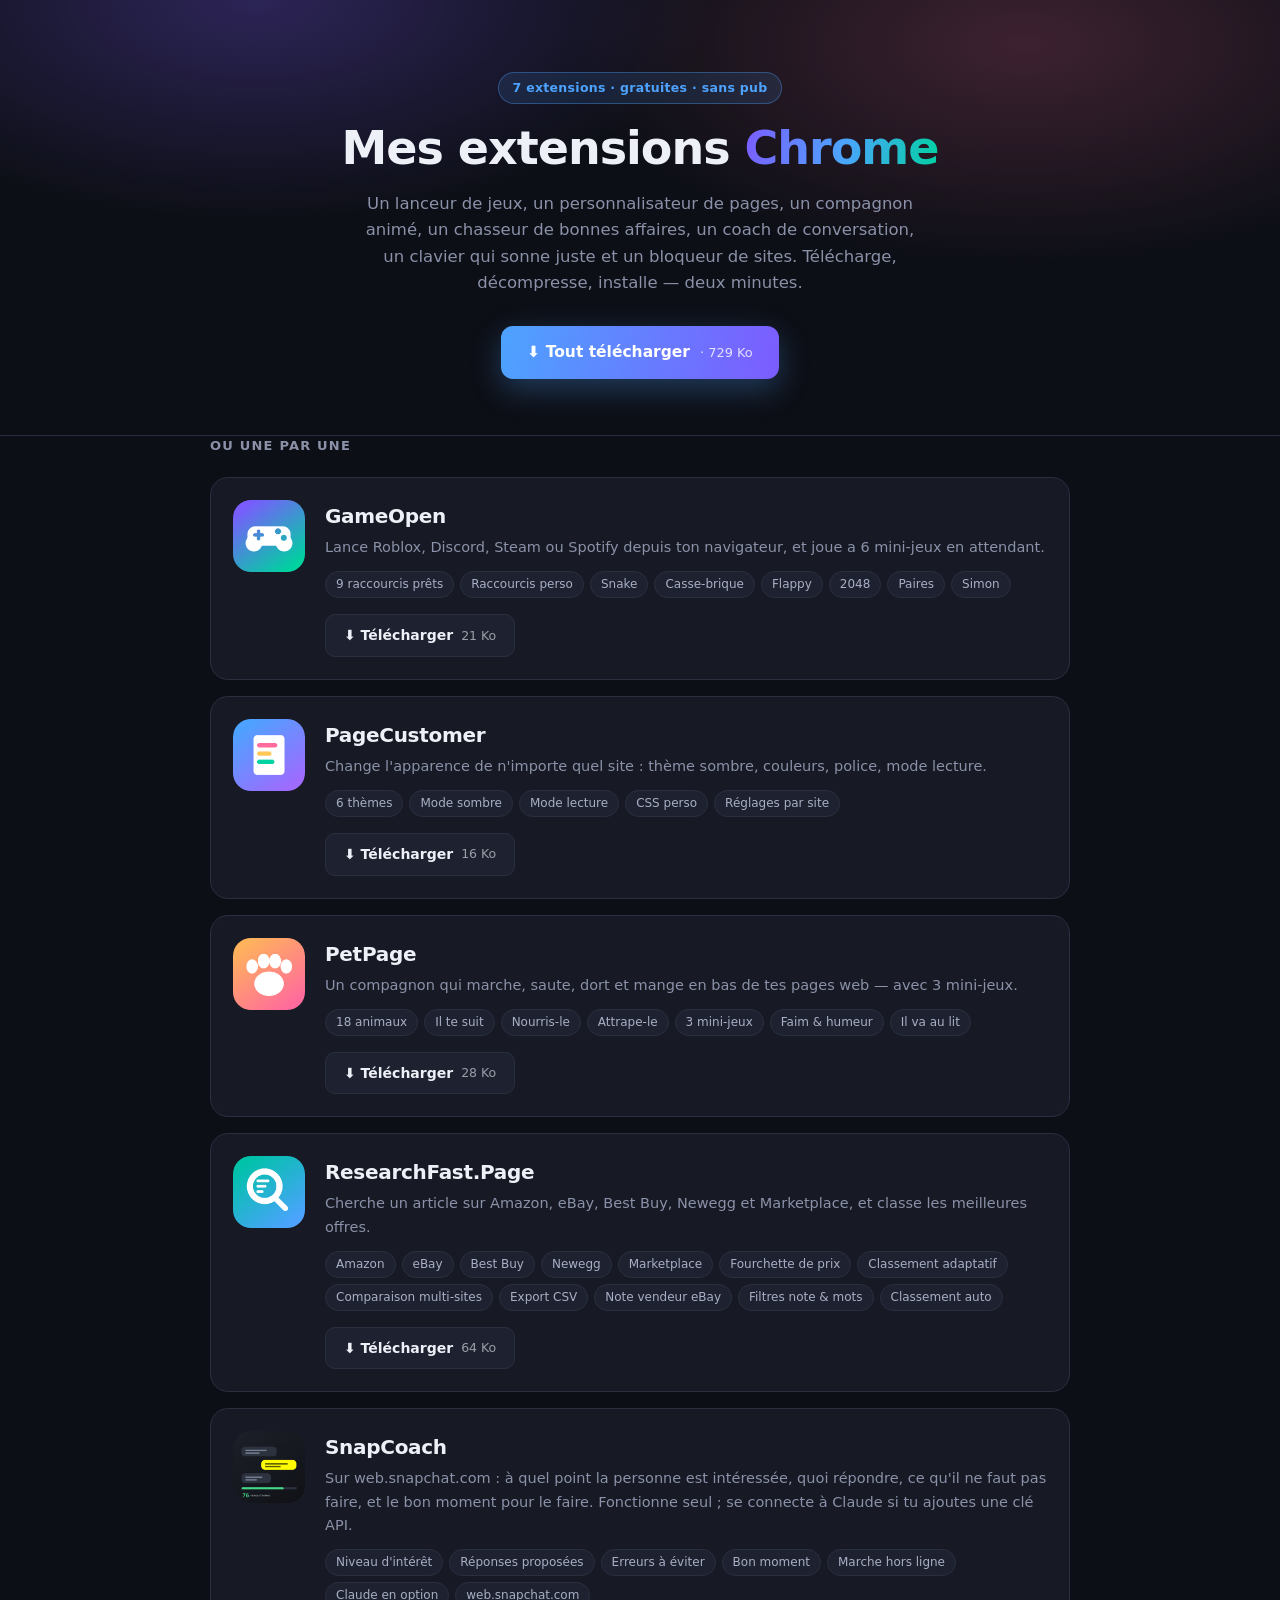
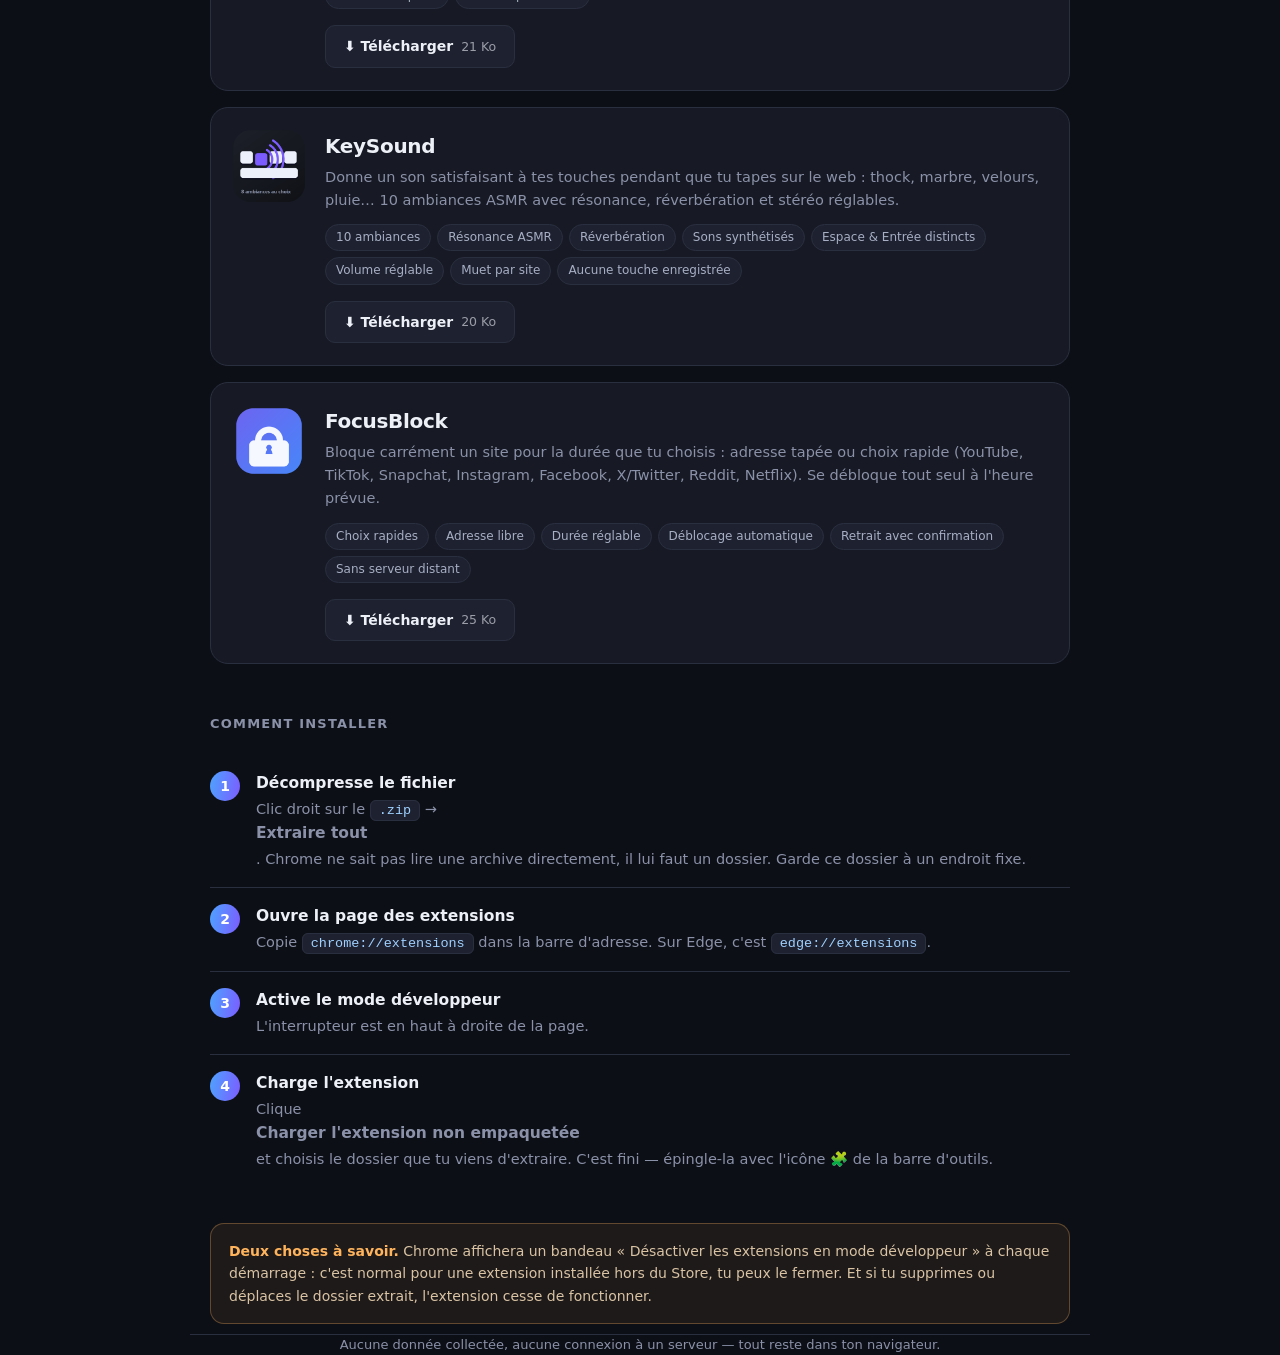
<file: docs/index.html>
<!doctype html>
<html lang="fr">
<head>
<meta charset="utf-8">
<meta name="viewport" content="width=device-width, initial-scale=1">
<title>Mes extensions Chrome — telechargement</title>
<meta name="description" content="Sept extensions Chrome a telecharger : GameOpen, PageCustomer, PetPage, ResearchFast.Page, SnapCoach, KeySound et FocusBlock.">
<link rel="icon" href="assets/petpage.png">
<style>
  * { box-sizing: border-box; margin: 0; padding: 0; }

  :root {
    --bg: #0d0f16;
    --surface: #171a24;
    --surface-2: #1e2230;
    --line: #2a2f40;
    --text: #eef0f7;
    --muted: #8a91a8;
    --accent: #4da3ff;
  }

  body {
    background: var(--bg);
    color: var(--text);
    font: 16px/1.6 "Segoe UI", system-ui, -apple-system, sans-serif;
    -webkit-font-smoothing: antialiased;
  }

  .wrap { width: 100%; max-width: 900px; margin: 0 auto; padding: 0 20px; }

  /* ================= hero ================= */
  header {
    position: relative;
    padding: 72px 0 56px;
    text-align: center;
    background:
      radial-gradient(700px 340px at 20% 0%, rgba(124, 92, 255, .28), transparent 65%),
      radial-gradient(700px 340px at 80% 10%, rgba(255, 107, 157, .20), transparent 65%);
    border-bottom: 1px solid var(--line);
  }
  .badge {
    display: inline-block; margin-bottom: 18px; padding: 5px 14px;
    background: rgba(77, 163, 255, .12); border: 1px solid rgba(77, 163, 255, .35);
    border-radius: 30px; color: var(--accent); font-size: 12.5px; font-weight: 600;
    letter-spacing: .3px;
  }
  h1 { font-size: clamp(30px, 6vw, 46px); line-height: 1.15; letter-spacing: -1px; font-weight: 800; }
  h1 em { font-style: normal; background: linear-gradient(100deg, #7c5cff, #4da3ff, #00d2a0);
          -webkit-background-clip: text; background-clip: text; color: transparent; }
  .lead { max-width: 560px; margin: 16px auto 30px; color: var(--muted); font-size: 16.5px; }

  .cta {
    display: inline-flex; align-items: center; gap: 10px;
    padding: 14px 26px; border-radius: 12px; text-decoration: none;
    background: linear-gradient(100deg, #4da3ff, #7c5cff); color: #fff;
    font-weight: 700; font-size: 15.5px;
    box-shadow: 0 10px 30px rgba(77, 163, 255, .3);
    transition: transform .15s, box-shadow .15s;
  }
  .cta:hover { transform: translateY(-2px); box-shadow: 0 14px 36px rgba(77, 163, 255, .42); }
  .cta small { font-weight: 500; opacity: .8; }

  /* ================= cartes ================= */
  main { padding: 54px 0 20px; }
  h2 { font-size: 13px; text-transform: uppercase; letter-spacing: 1.2px;
       color: var(--muted); margin-bottom: 20px; }

  .card {
    display: flex; align-items: flex-start; gap: 20px;
    padding: 22px; margin-bottom: 16px;
    background: var(--surface); border: 1px solid var(--line); border-radius: 18px;
    transition: transform .16s, border-color .16s;
  }
  .card:hover { transform: translateY(-3px); border-color: #3d445c; }
  .card img { width: 72px; height: 72px; flex: none; border-radius: 18px; }
  .card-body { flex: 1; min-width: 0; }
  .card h3 { font-size: 20px; font-weight: 700; letter-spacing: -.3px; }
  .card p { margin: 4px 0 12px; color: var(--muted); font-size: 14.5px; }
  .tags { display: flex; flex-wrap: wrap; gap: 6px; margin-bottom: 16px; }
  .tag {
    padding: 3px 10px; background: var(--surface-2); border: 1px solid var(--line);
    border-radius: 20px; font-size: 12px; color: #a8afc4;
  }
  .dl {
    display: inline-flex; align-items: center; gap: 8px;
    padding: 9px 18px; border-radius: 10px; text-decoration: none;
    background: var(--surface-2); border: 1px solid var(--line); color: var(--text);
    font-size: 14px; font-weight: 600; transition: all .15s;
  }
  .dl:hover { background: var(--accent); border-color: var(--accent); color: #06101d; }
  .dl span { opacity: .6; font-weight: 500; font-size: 12.5px; }
  .dl:hover span { opacity: .75; }

  /* ================= installation ================= */
  .steps { padding: 34px 0 10px; }
  .step {
    display: flex; gap: 16px; padding: 16px 0;
    border-bottom: 1px solid var(--line);
  }
  .step:last-child { border-bottom: none; }
  .num {
    width: 30px; height: 30px; flex: none; display: grid; place-items: center;
    background: linear-gradient(100deg, #4da3ff, #7c5cff); border-radius: 50%;
    font-size: 14px; font-weight: 700; color: #fff;
  }
  .step b { display: block; margin-bottom: 2px; font-size: 15.5px; }
  .step p { color: var(--muted); font-size: 14.5px; }
  code {
    padding: 2px 8px; background: var(--surface-2); border: 1px solid var(--line);
    border-radius: 6px; font-family: Consolas, monospace; font-size: 13.5px; color: #9fd0ff;
  }

  .note {
    margin: 26px 0 10px; padding: 16px 18px;
    background: rgba(255, 180, 92, .07); border: 1px solid rgba(255, 180, 92, .3);
    border-radius: 14px; font-size: 14px; color: #d9c3a3;
  }
  .note b { color: #ffb45c; }

  footer {
    margin-top: 40px; padding: 26px 0 40px; border-top: 1px solid var(--line);
    text-align: center; color: var(--muted); font-size: 13px;
  }

  @media (max-width: 560px) {
    .card { flex-direction: column; }
    .card img { width: 56px; height: 56px; }
  }
</style>
</head>
<body>

<header>
  <div class="wrap">
    <span class="badge">7 extensions · gratuites · sans pub</span>
    <h1>Mes extensions <em>Chrome</em></h1>
    <p class="lead">
      Un lanceur de jeux, un personnalisateur de pages, un compagnon animé, un chasseur de bonnes affaires,
      un coach de conversation, un clavier qui sonne juste et un bloqueur de sites. Télécharge, décompresse, installe — deux minutes.
    </p>
    <a class="cta" href="downloads/MesExtensions-tout.zip" download>
      ⬇️ Tout télécharger <small>· 729 Ko</small>
    </a>
  </div>
</header>

<main class="wrap">
  <h2>Ou une par une</h2>

  <div class="card">
    <img src="assets/gameopen.png" alt="GameOpen">
    <div class="card-body">
      <h3>GameOpen</h3>
      <p>Lance Roblox, Discord, Steam ou Spotify depuis ton navigateur, et joue a 6 mini-jeux en attendant.</p>
      <div class="tags">
        <span class="tag">9 raccourcis prêts</span>
        <span class="tag">Raccourcis perso</span>
        <span class="tag">Snake</span>
        <span class="tag">Casse-brique</span>
        <span class="tag">Flappy</span>
        <span class="tag">2048</span>
        <span class="tag">Paires</span>
        <span class="tag">Simon</span>
      </div>
      <a class="dl" href="downloads/GameOpen.zip" download>⬇️ Télécharger <span>21 Ko</span></a>
    </div>
  </div>

  <div class="card">
    <img src="assets/pagecustomer.png" alt="PageCustomer">
    <div class="card-body">
      <h3>PageCustomer</h3>
      <p>Change l'apparence de n'importe quel site : thème sombre, couleurs, police, mode lecture.</p>
      <div class="tags">
        <span class="tag">6 thèmes</span>
        <span class="tag">Mode sombre</span>
        <span class="tag">Mode lecture</span>
        <span class="tag">CSS perso</span>
        <span class="tag">Réglages par site</span>
      </div>
      <a class="dl" href="downloads/PageCustomer.zip" download>⬇️ Télécharger <span>16 Ko</span></a>
    </div>
  </div>

  <div class="card">
    <img src="assets/petpage.png" alt="PetPage">
    <div class="card-body">
      <h3>PetPage</h3>
      <p>Un compagnon qui marche, saute, dort et mange en bas de tes pages web — avec 3 mini-jeux.</p>
      <div class="tags">
        <span class="tag">18 animaux</span>
        <span class="tag">Il te suit</span>
        <span class="tag">Nourris-le</span>
        <span class="tag">Attrape-le</span>
        <span class="tag">3 mini-jeux</span>
        <span class="tag">Faim &amp; humeur</span>
        <span class="tag">Il va au lit</span>
      </div>
      <a class="dl" href="downloads/PetPage.zip" download>⬇️ Télécharger <span>28 Ko</span></a>
    </div>
  </div>


  <div class="card">
    <img src="assets/researchfast.png" alt="ResearchFast.Page">
    <div class="card-body">
      <h3>ResearchFast.Page</h3>
      <p>Cherche un article sur Amazon, eBay, Best Buy, Newegg et Marketplace, et classe les meilleures offres.</p>
      <div class="tags">
        <span class="tag">Amazon</span>
        <span class="tag">eBay</span>
        <span class="tag">Best Buy</span>
        <span class="tag">Newegg</span>
        <span class="tag">Marketplace</span>
        <span class="tag">Fourchette de prix</span>
        <span class="tag">Classement adaptatif</span>
        <span class="tag">Comparaison multi-sites</span>
        <span class="tag">Export CSV</span>
        <span class="tag">Note vendeur eBay</span>
        <span class="tag">Filtres note &amp; mots</span>
        <span class="tag">Classement auto</span>
      </div>
      <a class="dl" href="downloads/ResearchFast.Page.zip" download>⬇️ Télécharger <span>64 Ko</span></a>
    </div>
  </div>


  <div class="card">
    <img src="assets/snapcoach.png" alt="SnapCoach">
    <div class="card-body">
      <h3>SnapCoach</h3>
      <p>Sur web.snapchat.com : à quel point la personne est intéressée, quoi répondre,
         ce qu'il ne faut pas faire, et le bon moment pour le faire. Fonctionne seul ;
         se connecte à Claude si tu ajoutes une clé API.</p>
      <div class="tags">
        <span class="tag">Niveau d'intérêt</span>
        <span class="tag">Réponses proposées</span>
        <span class="tag">Erreurs à éviter</span>
        <span class="tag">Bon moment</span>
        <span class="tag">Marche hors ligne</span>
        <span class="tag">Claude en option</span>
        <span class="tag">web.snapchat.com</span>
      </div>
      <a class="dl" href="downloads/SnapCoach.zip" download>⬇️ Télécharger <span>21 Ko</span></a>
    </div>
  </div>


  <div class="card">
    <img src="assets/keysound.png" alt="KeySound">
    <div class="card-body">
      <h3>KeySound</h3>
      <p>Donne un son satisfaisant à tes touches pendant que tu tapes sur le web :
         thock, marbre, velours, pluie… 10 ambiances ASMR avec résonance, réverbération
         et stéréo réglables.</p>
      <div class="tags">
        <span class="tag">10 ambiances</span>
        <span class="tag">Résonance ASMR</span>
        <span class="tag">Réverbération</span>
        <span class="tag">Sons synthétisés</span>
        <span class="tag">Espace &amp; Entrée distincts</span>
        <span class="tag">Volume réglable</span>
        <span class="tag">Muet par site</span>
        <span class="tag">Aucune touche enregistrée</span>
      </div>
      <a class="dl" href="downloads/KeySound.zip" download>⬇️ Télécharger <span>20 Ko</span></a>
    </div>
  </div>


  <div class="card">
    <img src="assets/focusblock.png" alt="FocusBlock">
    <div class="card-body">
      <h3>FocusBlock</h3>
      <p>Bloque carrément un site pour la durée que tu choisis : adresse tapée ou choix
         rapide (YouTube, TikTok, Snapchat, Instagram, Facebook, X/Twitter, Reddit, Netflix).
         Se débloque tout seul à l'heure prévue.</p>
      <div class="tags">
        <span class="tag">Choix rapides</span>
        <span class="tag">Adresse libre</span>
        <span class="tag">Durée réglable</span>
        <span class="tag">Déblocage automatique</span>
        <span class="tag">Retrait avec confirmation</span>
        <span class="tag">Sans serveur distant</span>
      </div>
      <a class="dl" href="downloads/FocusBlock.zip" download>⬇️ Télécharger <span>25 Ko</span></a>
    </div>
  </div>

  <section class="steps">
    <h2>Comment installer</h2>

    <div class="step">
      <span class="num">1</span>
      <div>
        <b>Décompresse le fichier</b>
        <p>Clic droit sur le <code>.zip</code> → <b>Extraire tout</b>. Chrome ne sait pas lire une archive
           directement, il lui faut un dossier. Garde ce dossier à un endroit fixe.</p>
      </div>
    </div>

    <div class="step">
      <span class="num">2</span>
      <div>
        <b>Ouvre la page des extensions</b>
        <p>Copie <code>chrome://extensions</code> dans la barre d'adresse. Sur Edge, c'est
           <code>edge://extensions</code>.</p>
      </div>
    </div>

    <div class="step">
      <span class="num">3</span>
      <div>
        <b>Active le mode développeur</b>
        <p>L'interrupteur est en haut à droite de la page.</p>
      </div>
    </div>

    <div class="step">
      <span class="num">4</span>
      <div>
        <b>Charge l'extension</b>
        <p>Clique <b>Charger l'extension non empaquetée</b> et choisis le dossier que tu viens
           d'extraire. C'est fini — épingle-la avec l'icône 🧩 de la barre d'outils.</p>
      </div>
    </div>
  </section>

  <div class="note">
    <b>Deux choses à savoir.</b>
    Chrome affichera un bandeau « Désactiver les extensions en mode développeur » à chaque
    démarrage : c'est normal pour une extension installée hors du Store, tu peux le fermer.
    Et si tu supprimes ou déplaces le dossier extrait, l'extension cesse de fonctionner.
  </div>
</main>

<footer class="wrap">
  Aucune donnée collectée, aucune connexion à un serveur — tout reste dans ton navigateur.
</footer>

</body>
</html>
</file>
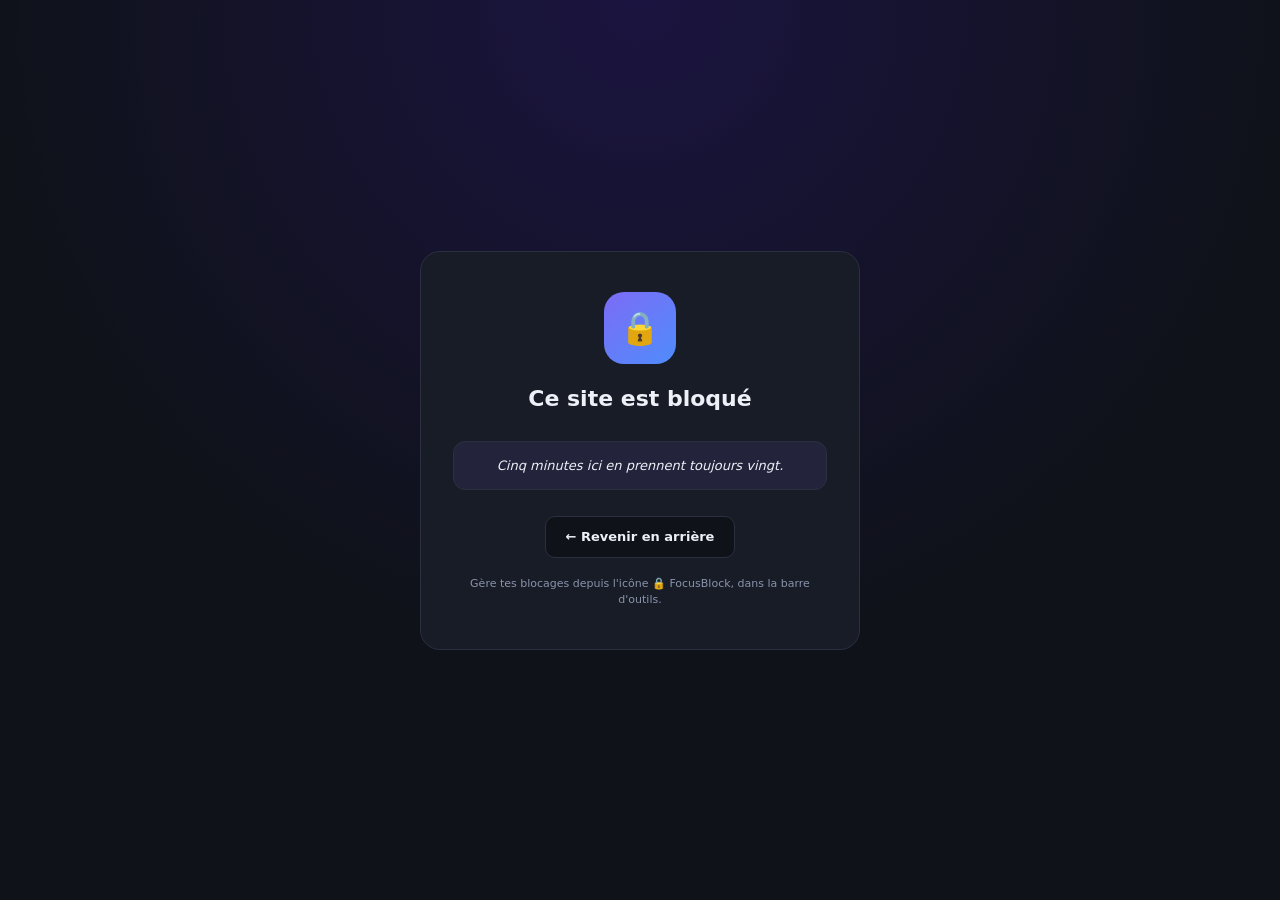
<file: FocusBlock/blocked.html>
<!doctype html>
<html lang="fr">
<head>
  <meta charset="utf-8">
  <title>Site bloqué — FocusBlock</title>
  <link rel="icon" href="icons/icon48.png">
  <link rel="stylesheet" href="blocked.css">
</head>
<body>
  <main>
    <div class="icon">🔒</div>
    <h1 id="title">Ce site est bloqué</h1>
    <p class="site" id="site">—</p>

    <div class="countdown" id="countdown">—</div>
    <p class="until" id="until"></p>

    <p class="quote" id="quote"></p>

    <a class="back" id="back" href="#">← Revenir en arrière</a>
    <p class="hint">Gère tes blocages depuis l'icône 🔒 FocusBlock, dans la barre d'outils.</p>
  </main>

  <script src="common.js"></script>
  <script src="blocked.js"></script>
</body>
</html>
</file>
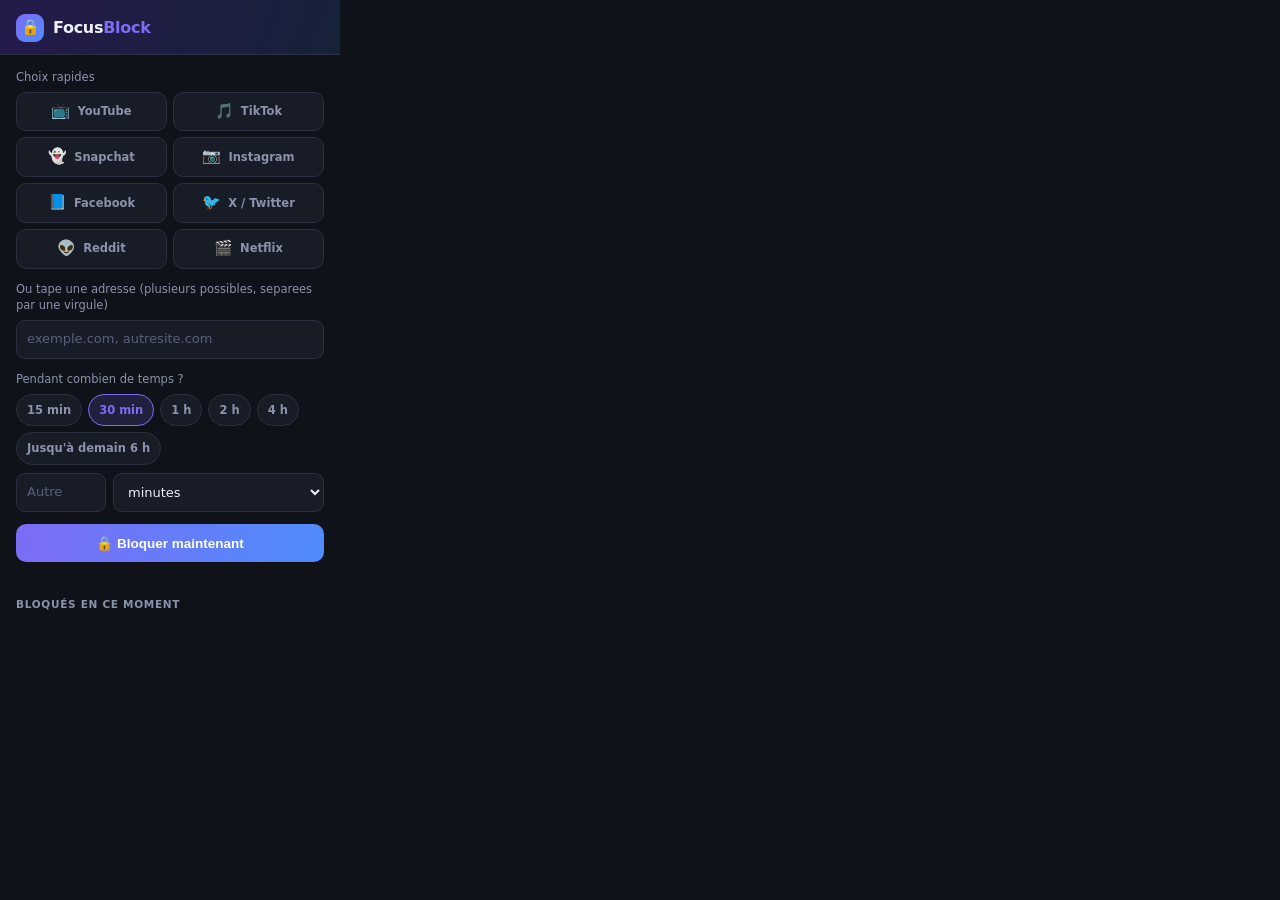
<file: FocusBlock/popup.html>
<!doctype html>
<html lang="fr">
<head>
  <meta charset="utf-8">
  <link rel="stylesheet" href="popup.css">
</head>
<body>
  <header>
    <span class="logo">🔒</span>
    <h1>Focus<span>Block</span></h1>
  </header>

  <section class="pad">
    <div class="field">
      <span class="lbl">Choix rapides</span>
      <div class="sites" id="sites"></div>
    </div>

    <label class="field">
      <span class="lbl">Ou tape une adresse (plusieurs possibles, separees par une virgule)</span>
      <input type="text" id="custom" placeholder="exemple.com, autresite.com">
    </label>

    <div class="field">
      <span class="lbl">Pendant combien de temps ?</span>
      <div class="durations" id="durations"></div>
      <div class="custom-duration">
        <input type="number" id="durationValue" min="1" placeholder="Autre">
        <select id="durationUnit">
          <option value="minutes">minutes</option>
          <option value="heures">heures</option>
          <option value="jours">jours</option>
        </select>
      </div>
    </div>

    <button id="go" class="btn-go">🔒 Bloquer maintenant</button>
    <p class="msg" id="msg"></p>
  </section>

  <section class="pad active-section">
    <h2>Bloqués en ce moment</h2>
    <div id="active"></div>
  </section>

  <script src="common.js"></script>
  <script src="popup.js"></script>
</body>
</html>
</file>
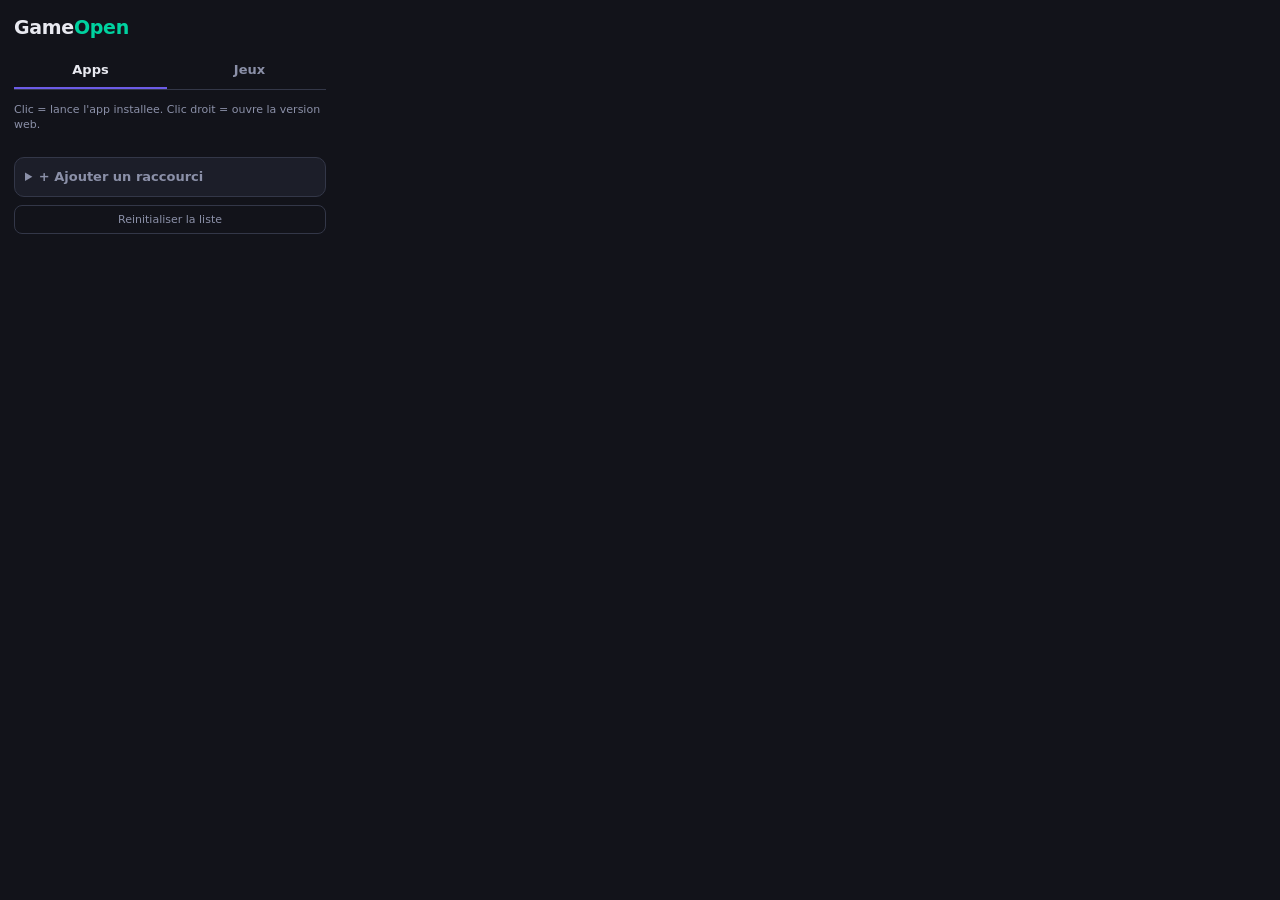
<file: GameOpen/popup.html>
<!doctype html>
<html lang="fr">
<head>
  <meta charset="utf-8">
  <link rel="stylesheet" href="popup.css">
</head>
<body>
  <header>
    <h1>Game<span>Open</span></h1>
    <nav class="tabs">
      <button class="tab is-active" data-tab="apps">Apps</button>
      <button class="tab" data-tab="games">Jeux</button>
    </nav>
  </header>

  <!-- ============ ONGLET APPS ============ -->
  <section class="panel is-active" id="panel-apps">
    <p class="hint">Clic = lance l'app installee. Clic droit = ouvre la version web.</p>
    <div class="grid" id="app-grid"></div>

    <details class="adder">
      <summary>+ Ajouter un raccourci</summary>
      <label>Nom <input id="new-name" placeholder="Epic Games"></label>
      <label>Emoji <input id="new-icon" placeholder="🎮" maxlength="4"></label>
      <label>Protocole <input id="new-proto" placeholder="com.epicgames.launcher://"></label>
      <label>Site web <input id="new-web" placeholder="https://epicgames.com"></label>
      <button id="add-app" class="btn-primary">Ajouter</button>
    </details>
    <button id="reset-apps" class="btn-ghost">Reinitialiser la liste</button>
  </section>

  <!-- ============ ONGLET JEUX ============ -->
  <section class="panel" id="panel-games">
    <div class="game-picker">
      <button class="chip is-active" data-game="snake">🐍 Snake</button>
      <button class="chip" data-game="breakout">🧱 Briques</button>
      <button class="chip" data-game="flappy">🐤 Flappy</button>
      <button class="chip" data-game="g2048">🔢 2048</button>
      <button class="chip" data-game="memory">🃏 Paires</button>
      <button class="chip" data-game="simon">🎵 Simon</button>
    </div>
    <div class="score-bar">
      <span>Score <b id="score">0</b></span>
      <span>Record <b id="best">0</b></span>
    </div>
    <div class="stage">
      <canvas id="canvas" width="320" height="320"></canvas>
      <div class="overlay" id="overlay">
      <p id="overlay-text">Appuie sur Espace</p>
      <button id="overlay-btn" class="btn-primary">Jouer</button>
      </div>
    </div>
    <p class="hint" id="controls">Fleches ou WASD pour diriger le serpent.</p>
  </section>

  <script src="popup.js"></script>
</body>
</html>
</file>
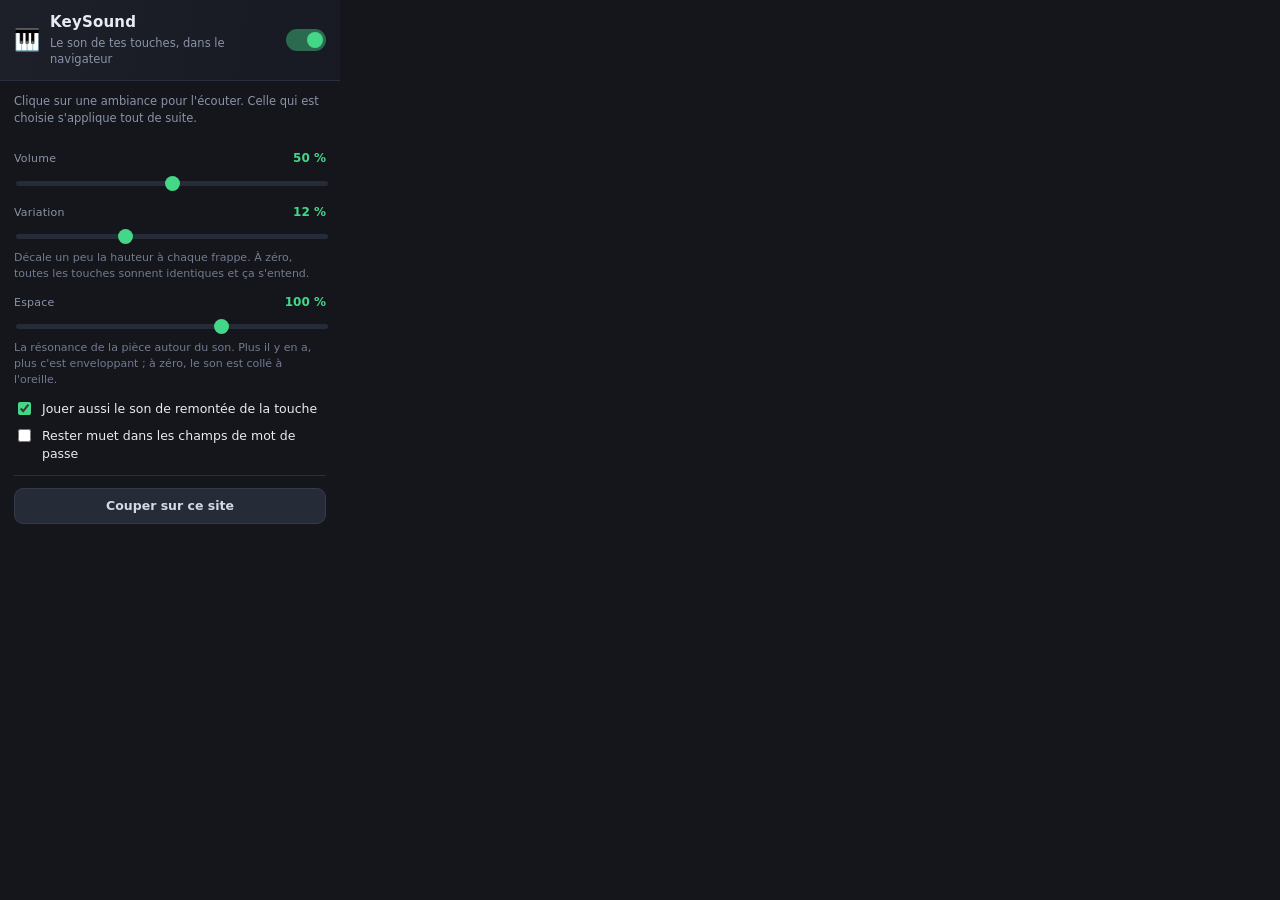
<file: KeySound/popup.html>
<!DOCTYPE html>
<html lang="fr">
<head>
  <meta charset="utf-8">
  <link rel="stylesheet" href="popup.css">
</head>
<body>
  <header>
    <span class="logo">🎹</span>
    <div>
      <h1>KeySound</h1>
      <p class="sous">Le son de tes touches, dans le navigateur</p>
    </div>
    <label class="bascule" title="Activer / couper">
      <input type="checkbox" id="actif" checked>
      <span class="piste"></span>
    </label>
  </header>

  <main>
    <p class="aide">Clique sur une ambiance pour l'écouter. Celle qui est choisie s'applique tout de suite.</p>
    <div class="grille" id="grille"></div>

    <div class="reglage">
      <div class="lbl"><span>Volume</span><b id="v-volume">50 %</b></div>
      <input type="range" id="volume" min="0" max="100" step="5" value="50">
    </div>

    <div class="reglage">
      <div class="lbl"><span>Variation</span><b id="v-variation">12 %</b></div>
      <input type="range" id="variation" min="0" max="35" step="1" value="12">
      <p class="mini">Décale un peu la hauteur à chaque frappe. À zéro, toutes les touches sonnent identiques et ça s'entend.</p>
    </div>

    <div class="reglage">
      <div class="lbl"><span>Espace</span><b id="v-espace">100 %</b></div>
      <input type="range" id="espace" min="0" max="150" step="5" value="100">
      <p class="mini">La résonance de la pièce autour du son. Plus il y en a, plus c'est enveloppant ; à zéro, le son est collé à l'oreille.</p>
    </div>

    <label class="ligne">
      <input type="checkbox" id="relache" checked>
      <span>Jouer aussi le son de remontée de la touche</span>
    </label>

    <label class="ligne">
      <input type="checkbox" id="motsDePasse">
      <span>Rester muet dans les champs de mot de passe</span>
    </label>

    <div class="site">
      <button id="muet-site" class="secondaire">Couper sur ce site</button>
      <p class="mini" id="etat-site"></p>
    </div>

    <p class="note" id="note"></p>
  </main>

  <script src="sons.js"></script>
  <script src="popup.js"></script>
</body>
</html>
</file>
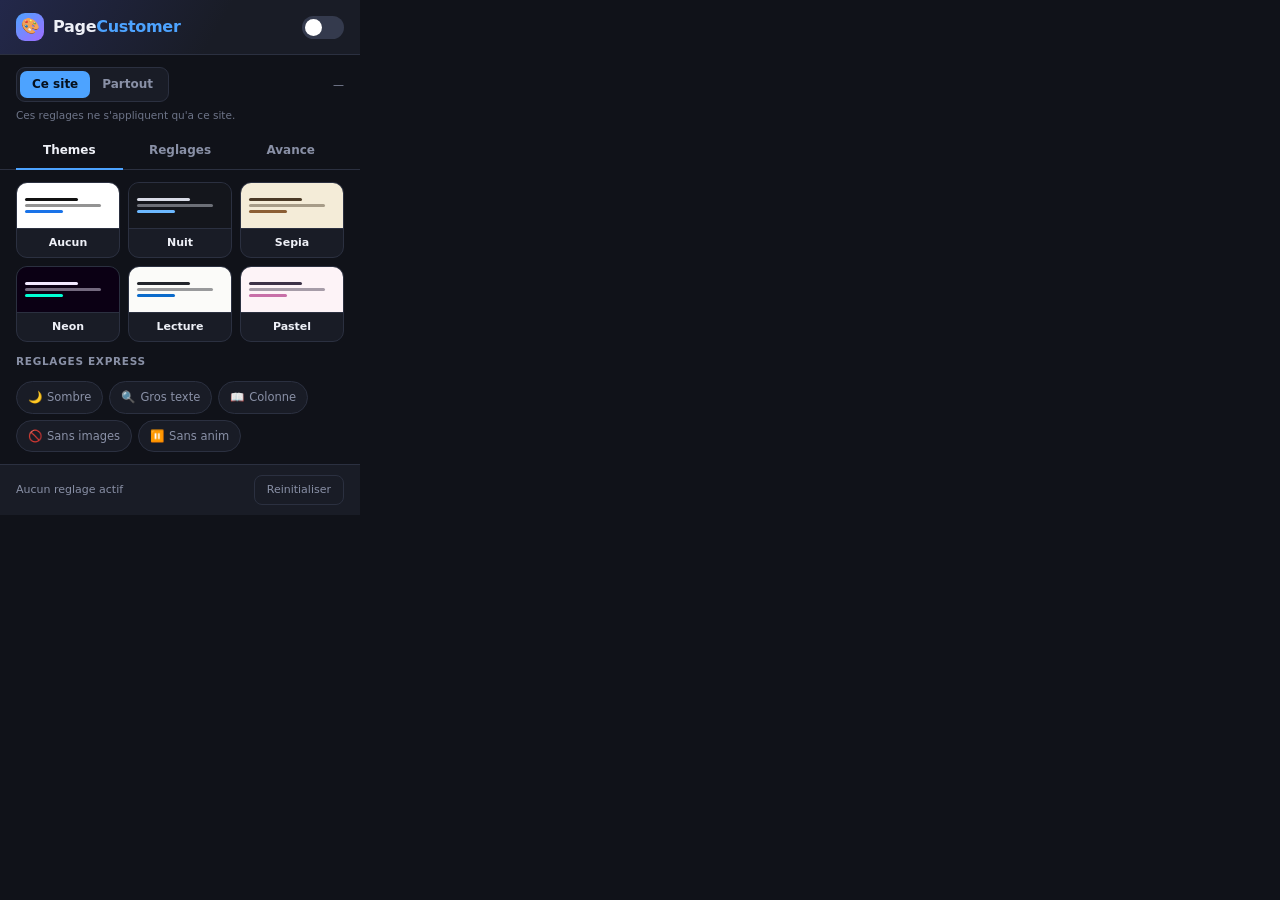
<file: PageCustomer/popup.html>
<!doctype html>
<html lang="fr">
<head>
  <meta charset="utf-8">
  <link rel="stylesheet" href="popup.css">
</head>
<body>
  <header>
    <div class="brand">
      <span class="logo">🎨</span>
      <h1>Page<span>Customer</span></h1>
    </div>
    <label class="switch" title="Activer / desactiver">
      <input type="checkbox" id="enabled">
      <span class="slider"></span>
    </label>
  </header>

  <div class="scopebar">
    <div class="segmented">
      <button class="seg is-active" data-scope="site">Ce site</button>
      <button class="seg" data-scope="global">Partout</button>
    </div>
    <span class="host" id="host">—</span>
  </div>
  <p class="explain" id="explain">Ces reglages ne s'appliquent qu'a ce site.</p>

  <nav class="tabs">
    <button class="tab is-active" data-tab="themes">Themes</button>
    <button class="tab" data-tab="tune">Reglages</button>
    <button class="tab" data-tab="pro">Avance</button>
  </nav>

  <main id="main">

    <!-- ============ THEMES ============ -->
    <section class="panel is-active" id="panel-themes">
      <div class="theme-grid" id="theme-grid"></div>

      <h2>Reglages express</h2>
      <div class="chips" id="quick-chips"></div>
    </section>

    <!-- ============ REGLAGES ============ -->
    <section class="panel" id="panel-tune">
      <div class="card">
        <div class="card-head">
          <h2>Couleurs</h2>
          <label class="mini-switch">
            <input type="checkbox" id="useColors">
            <span></span>
          </label>
        </div>
        <div class="swatches" id="swatches">
          <label class="swatch"><input type="color" id="bg"><span>Fond</span></label>
          <label class="swatch"><input type="color" id="fg"><span>Texte</span></label>
          <label class="swatch"><input type="color" id="link"><span>Liens</span></label>
        </div>
        <label class="field">
          <span class="lbl">Image de fond (URL)</span>
          <input type="text" id="bgImage" placeholder="https://exemple.com/image.jpg">
        </label>
      </div>

      <div class="card">
        <h2>Texte</h2>
        <label class="field">
          <span class="lbl">Police</span>
          <select id="font">
            <option value="">Celle du site</option>
            <option value="system-ui, sans-serif">Systeme</option>
            <option value="Georgia, serif">Georgia (serif)</option>
            <option value="'Segoe UI', sans-serif">Segoe UI</option>
            <option value="Verdana, sans-serif">Verdana (lisible)</option>
            <option value="'Trebuchet MS', sans-serif">Trebuchet</option>
            <option value="'Comic Sans MS', cursive">Comic Sans</option>
            <option value="'Courier New', monospace">Machine a ecrire</option>
          </select>
        </label>
        <div class="slide">
          <div class="slide-top"><span class="lbl">Zoom</span><button class="pill" data-reset="zoom" id="zoom-o">100%</button></div>
          <input type="range" id="zoom" min="60" max="200" step="5" value="100">
        </div>
        <div class="slide">
          <div class="slide-top"><span class="lbl">Interligne</span><button class="pill" data-reset="lh" id="lh-o">normal</button></div>
          <input type="range" id="lh" min="100" max="250" step="10" value="100">
        </div>
      </div>

      <div class="card">
        <h2>Mise en page</h2>
        <div class="slide">
          <div class="slide-top"><span class="lbl">Largeur de lecture</span><button class="pill" data-reset="width" id="width-o">pleine</button></div>
          <input type="range" id="width" min="500" max="2000" step="50" value="2000">
        </div>
        <div class="slide">
          <div class="slide-top"><span class="lbl">Coins arrondis</span><button class="pill" data-reset="radius" id="radius-o">0px</button></div>
          <input type="range" id="radius" min="0" max="30" step="1" value="0">
        </div>
      </div>
    </section>

    <!-- ============ AVANCE ============ -->
    <section class="panel" id="panel-pro">
      <div class="card">
        <h2>Filtres d'image</h2>
        <div class="slide">
          <div class="slide-top"><span class="lbl">Luminosite</span><button class="pill" data-reset="bright" id="bright-o">100%</button></div>
          <input type="range" id="bright" min="30" max="150" step="5" value="100">
        </div>
        <div class="slide">
          <div class="slide-top"><span class="lbl">Contraste</span><button class="pill" data-reset="contrast" id="contrast-o">100%</button></div>
          <input type="range" id="contrast" min="50" max="200" step="5" value="100">
        </div>
        <div class="slide">
          <div class="slide-top"><span class="lbl">Saturation</span><button class="pill" data-reset="sat" id="sat-o">100%</button></div>
          <input type="range" id="sat" min="0" max="200" step="5" value="100">
        </div>
      </div>

      <div class="card">
        <h2>Options</h2>
        <label class="check"><input type="checkbox" id="invert"><span>Inverser les couleurs (sombre force)</span></label>
        <label class="check"><input type="checkbox" id="hideImages"><span>Masquer les images</span></label>
        <label class="check"><input type="checkbox" id="noAnim"><span>Couper les animations</span></label>
      </div>

      <div class="card">
        <h2>CSS personnalise</h2>
        <textarea id="css" spellcheck="false" placeholder="h1 { text-shadow: 0 0 8px #f0f; }"></textarea>
      </div>
    </section>
  </main>

  <footer>
    <span class="status" id="status">Aucun reglage actif</span>
    <button id="reset" class="btn-reset">Reinitialiser</button>
  </footer>

  <script src="popup.js"></script>
</body>
</html>
</file>
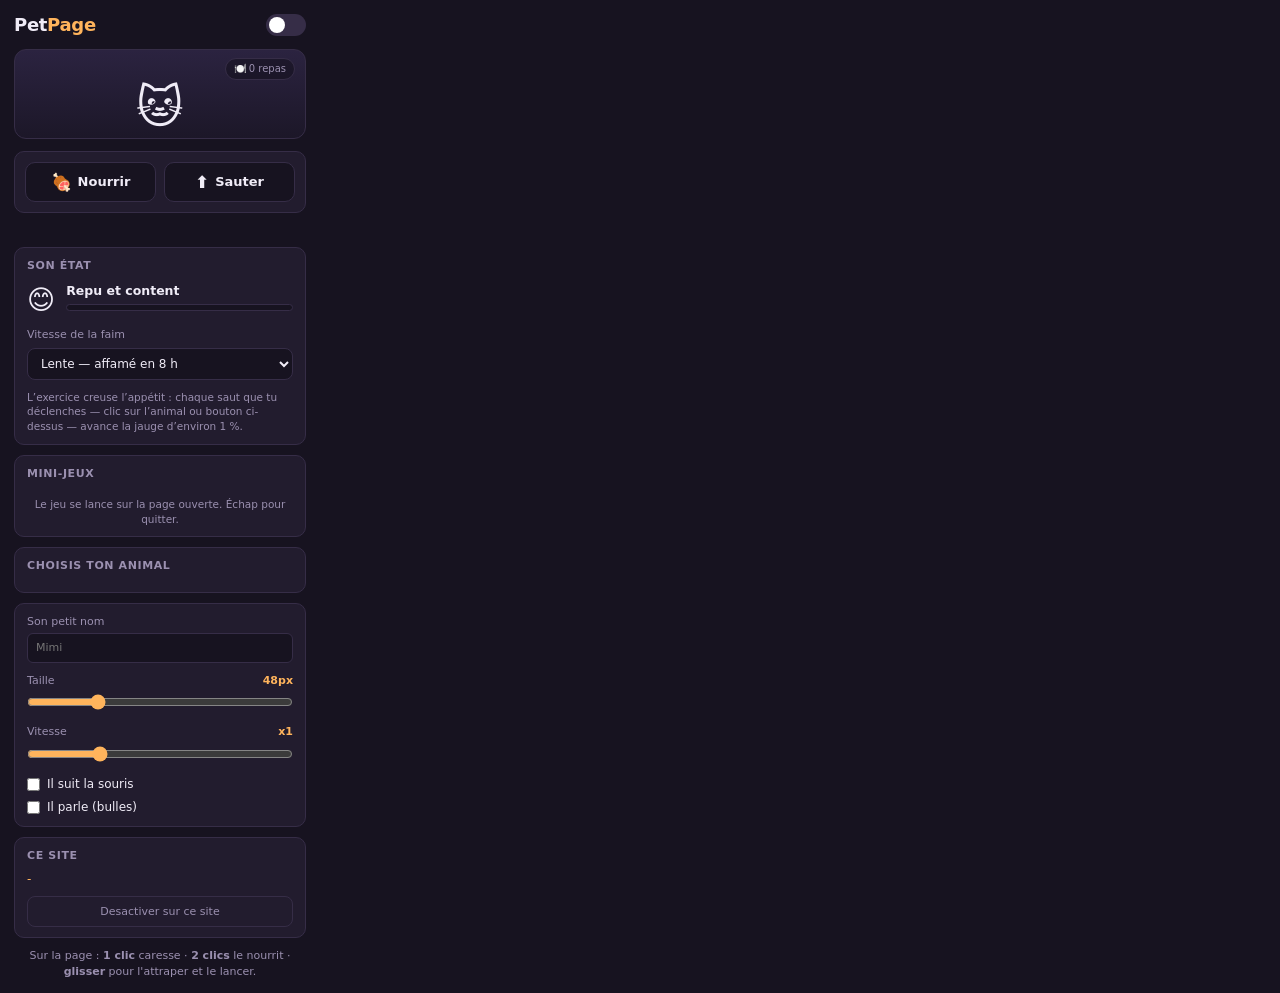
<file: PetPage/popup.html>
<!doctype html>
<html lang="fr">
<head>
  <meta charset="utf-8">
  <link rel="stylesheet" href="popup.css">
</head>
<body>
  <header>
    <h1>Pet<span>Page</span></h1>
    <label class="switch">
      <input type="checkbox" id="enabled">
      <span class="slider"></span>
    </label>
  </header>

  <div class="stage">
    <span id="preview">🐱</span>
    <span class="meals" id="meals">🍽️ 0 repas</span>
  </div>

  <main>
    <section class="card actions">
      <button class="action" id="do-feed"><span>🍖</span>Nourrir</button>
      <button class="action" id="do-jump"><span>⬆️</span>Sauter</button>
    </section>
    <p class="msg" id="msg"></p>

    <section class="card">
      <h2>Son état</h2>
      <div class="mood">
        <span class="mood-icon" id="mood-icon">😊</span>
        <div class="mood-mid">
          <div class="mood-label" id="mood-label">Repu et content</div>
          <div class="gauge"><span id="gauge-fill"></span></div>
          <div class="mood-sub" id="mood-sub"></div>
        </div>
      </div>
      <label class="field">
        <span class="lbl-inline">Vitesse de la faim</span>
        <select id="hungerSpeed">
          <option value="lent">Lente — affamé en 8 h</option>
          <option value="normal">Normale — affamé en 3 h</option>
          <option value="rapide">Rapide — affamé en 25 min</option>
        </select>
      </label>
      <p class="hint-small">L’exercice creuse l’appétit : chaque saut que tu déclenches — clic sur l’animal ou bouton ci-dessus — avance la jauge d’environ 1 %.</p>
    </section>

    <section class="card">
      <h2>Mini-jeux</h2>
      <div class="games" id="games"></div>
      <p class="games-hint">Le jeu se lance sur la page ouverte. Échap pour quitter.</p>
    </section>

    <section class="card">
      <h2>Choisis ton animal</h2>
      <div class="animals" id="animals"></div>
    </section>

    <section class="card">
      <label class="field">Son petit nom
        <input type="text" id="petName" maxlength="16" placeholder="Mimi">
      </label>
      <label class="field">Taille <output id="size-o">48px</output>
        <input type="range" id="size" min="24" max="120" step="2" value="48">
      </label>
      <label class="field">Vitesse <output id="speed-o">x1</output>
        <input type="range" id="speed" min="0.3" max="3" step="0.1" value="1">
      </label>
      <label class="check"><input type="checkbox" id="follow"> Il suit la souris</label>
      <label class="check"><input type="checkbox" id="chatty"> Il parle (bulles)</label>
    </section>

    <section class="card">
      <h2>Ce site</h2>
      <p class="host" id="host">-</p>
      <button id="toggle-site" class="btn-ghost">Desactiver sur ce site</button>
    </section>

    <p class="tip">Sur la page : <b>1 clic</b> caresse · <b>2 clics</b> le nourrit · <b>glisser</b> pour l'attraper et le lancer.</p>
  </main>

  <script src="popup.js"></script>
</body>
</html>
</file>
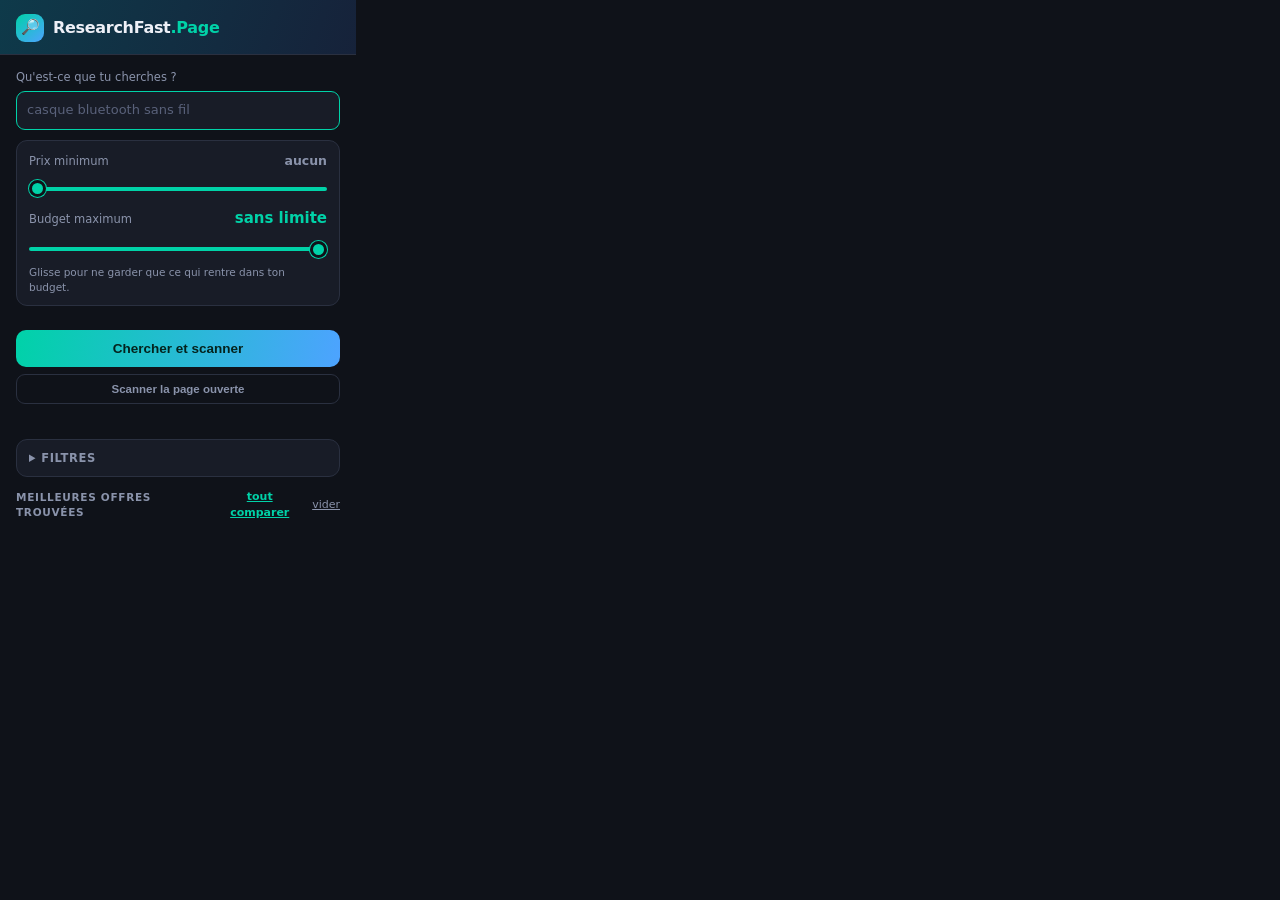
<file: ResearchFast.Page/popup.html>
<!doctype html>
<html lang="fr">
<head>
  <meta charset="utf-8">
  <link rel="stylesheet" href="popup.css">
</head>
<body>
  <header>
    <span class="logo">🔎</span>
    <h1>ResearchFast<span>.Page</span></h1>
  </header>

  <section class="search">
    <label class="field">
      <span class="lbl">Qu'est-ce que tu cherches ?</span>
      <input type="text" id="query" placeholder="casque bluetooth sans fil" autofocus>
    </label>

    <div class="budget">
      <div class="budget-top">
        <span class="lbl">Prix minimum</span>
        <span class="budget-val no-limit" id="min-val">aucun</span>
      </div>
      <input type="range" id="minPrice" min="0" max="103" step="1" value="0">

      <div class="budget-top budget-second">
        <span class="lbl">Budget maximum</span>
        <span class="budget-val" id="budget-val">sans limite</span>
      </div>
      <input type="range" id="budget" min="0" max="103" step="1" value="103">
      <div class="budget-hint" id="budget-hint">Glisse pour ne garder que ce qui rentre dans ton budget.</div>
      <div class="budget-mode" id="budget-mode"></div>
    </div>

    <div class="sites" id="sites"></div>

    <button id="go" class="btn-go">Chercher et scanner</button>
    <button id="scan" class="btn-ghost">Scanner la page ouverte</button>
    <p class="msg" id="msg"></p>
  </section>

  <details class="filters">
    <summary>Filtres</summary>
    <div class="row">
      <label class="field small">
        <span class="lbl">Note mini</span>
        <select id="minRating">
          <option value="0">toutes</option>
          <option value="3">3 ★</option>
          <option value="4">4 ★</option>
          <option value="4.5">4,5 ★</option>
        </select>
      </label>
    </div>
    <label class="field">
      <span class="lbl">Exclure ces mots</span>
      <input type="text" id="exclude" placeholder="reconditionné, étui, coque">
    </label>
    <label class="check"><input type="checkbox" id="noSponsored"> Masquer les résultats sponsorisés</label>
    <label class="field">
      <span class="lbl">Pays des boutiques</span>
      <select id="region">
        <option value="ca">Canada (.ca)</option>
        <option value="com">États-Unis (.com)</option>
        <option value="fr">France (.fr)</option>
      </select>
    </label>
  </details>

  <section class="results">
    <div class="results-head">
      <h2>Meilleures offres trouvées</h2>
      <div class="head-btns">
        <button id="compare" class="link strong">tout comparer</button>
        <button id="clear" class="link">vider</button>
      </div>
    </div>
    <div id="best"></div>
  </section>

  <script src="rank.js"></script>
  <script src="popup.js"></script>
</body>
</html>
</file>
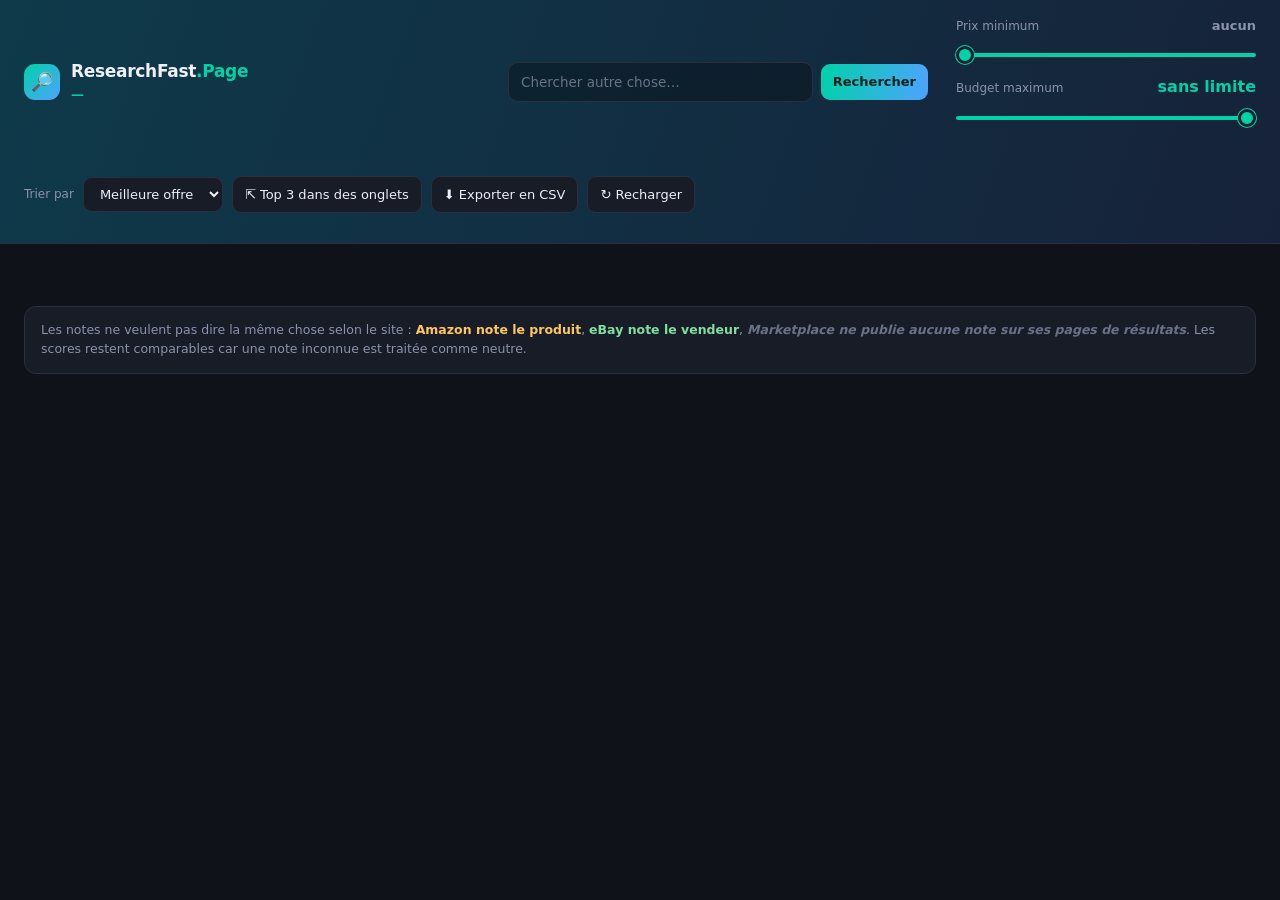
<file: ResearchFast.Page/results.html>
<!doctype html>
<html lang="fr">
<head>
  <meta charset="utf-8">
  <title>ResearchFast — comparaison</title>
  <link rel="icon" href="icons/icon48.png">
  <link rel="stylesheet" href="results.css">
</head>
<body>
  <header>
    <div class="bar">
      <div class="brand">
        <span class="logo">🔎</span>
        <div>
          <h1>ResearchFast<span>.Page</span></h1>
          <p class="query" id="query">—</p>
        </div>
      </div>

      <form class="relance" id="relance">
        <input type="search" id="new-query" placeholder="Chercher autre chose…" autocomplete="off">
        <button type="submit" class="btn go">Rechercher</button>
      </form>

      <div class="budget">
        <div class="budget-top">
          <span class="lbl">Prix minimum</span>
          <span class="budget-val no-limit" id="min-val">aucun</span>
        </div>
        <input type="range" id="minPrice" min="0" max="103" step="1" value="0">

        <div class="budget-top budget-second">
          <span class="lbl">Budget maximum</span>
          <span class="budget-val" id="budget-val">sans limite</span>
        </div>
        <input type="range" id="budget" min="0" max="103" step="1" value="103">
        <div class="mode" id="mode"></div>
      </div>

      <div class="tools">
        <label class="lbl" for="sort">Trier par</label>
        <select id="sort">
          <option value="score">Meilleure offre</option>
          <option value="price">Prix croissant</option>
          <option value="rating">Mieux notés</option>
        </select>
        <button id="openTop" class="btn" title="Ouvre les 3 meilleures offres, tous sites confondus, dans de nouveaux onglets">⇱ Top 3 dans des onglets</button>
        <button id="exportCsv" class="btn" title="Télécharge les offres affichées dans un fichier CSV">⬇ Exporter en CSV</button>
        <button id="reload" class="btn">↻ Recharger</button>
      </div>
    </div>

    <div class="summary" id="summary"></div>
  </header>

  <main id="columns"></main>

  <footer>
    <p>
      Les notes ne veulent pas dire la même chose selon le site :
      <b class="k-product">Amazon note le produit</b>,
      <b class="k-seller">eBay note le vendeur</b>,
      <b class="k-none">Marketplace ne publie aucune note sur ses pages de résultats</b>.
      Les scores restent comparables car une note inconnue est traitée comme neutre.
    </p>
  </footer>

  <script src="rank.js"></script>
  <script src="results.js"></script>
</body>
</html>
</file>
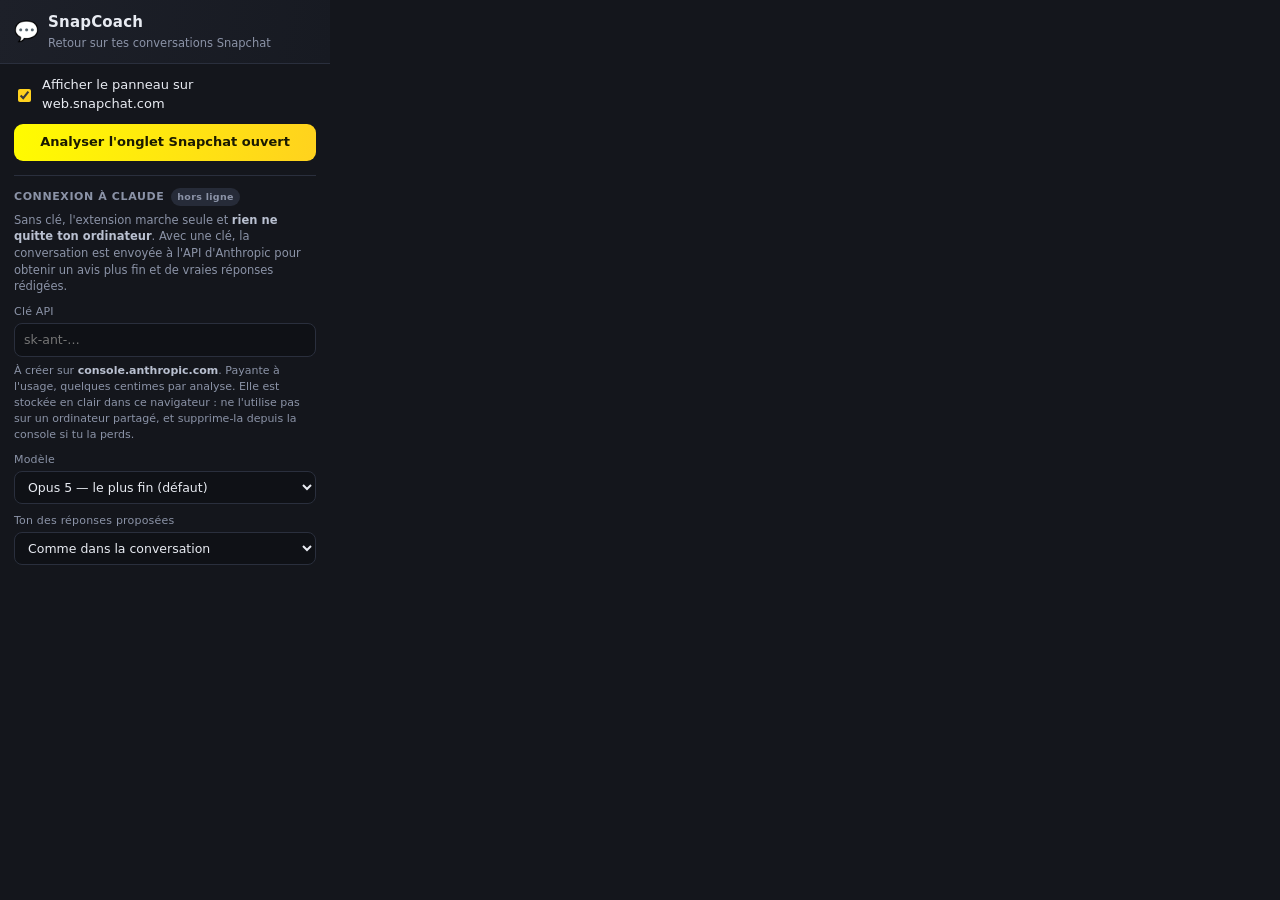
<file: SnapCoach/popup.html>
<!DOCTYPE html>
<html lang="fr">
<head>
  <meta charset="utf-8">
  <link rel="stylesheet" href="popup.css">
</head>
<body>
  <header>
    <span class="logo">💬</span>
    <div>
      <h1>SnapCoach</h1>
      <p class="sous">Retour sur tes conversations Snapchat</p>
    </div>
  </header>

  <main>
    <label class="ligne">
      <input type="checkbox" id="actif" checked>
      <span>Afficher le panneau sur web.snapchat.com</span>
    </label>

    <button id="analyser" class="go">Analyser l'onglet Snapchat ouvert</button>

    <div class="bloc">
      <h2>Connexion à Claude <span class="badge" id="etat-cle">hors ligne</span></h2>
      <p class="aide">
        Sans clé, l'extension marche seule et <b>rien ne quitte ton ordinateur</b>.
        Avec une clé, la conversation est envoyée à l'API d'Anthropic pour obtenir
        un avis plus fin et de vraies réponses rédigées.
      </p>

      <label class="champ">
        <span>Clé API</span>
        <input type="password" id="cle" placeholder="sk-ant-…" autocomplete="off" spellcheck="false">
      </label>
      <p class="aide petit">
        À créer sur <b>console.anthropic.com</b>. Payante à l'usage, quelques centimes
        par analyse. Elle est stockée en clair dans ce navigateur : ne l'utilise pas
        sur un ordinateur partagé, et supprime-la depuis la console si tu la perds.
      </p>

      <label class="champ">
        <span>Modèle</span>
        <select id="modele">
          <option value="claude-opus-5">Opus 5 — le plus fin (défaut)</option>
          <option value="claude-sonnet-5">Sonnet 5 — bon compromis</option>
          <option value="claude-haiku-4-5">Haiku 4.5 — le moins cher</option>
        </select>
      </label>

      <label class="champ">
        <span>Ton des réponses proposées</span>
        <select id="ton">
          <option value="">Comme dans la conversation</option>
          <option value="naturel et decontracte">Naturel, décontracté</option>
          <option value="drole, avec de l humour leger">Drôle</option>
          <option value="direct et assume, sans lourdeur">Direct</option>
          <option value="doux et attentionne">Doux</option>
        </select>
      </label>
    </div>

    <p class="note" id="note"></p>
  </main>

  <script src="popup.js"></script>
</body>
</html>
</file>
<file: FocusBlock/blocked.css>
* { box-sizing: border-box; margin: 0; padding: 0; }

:root {
  --bg: #0f1219;
  --surface: #181c27;
  --line: #2a3040;
  --text: #eef0f7;
  --muted: #8a93ab;
  --accent: #7c6cf6;
  --accent-2: #4f8cfb;
}

body {
  min-height: 100vh;
  background: radial-gradient(circle at 50% 0%, #1b1440, var(--bg) 60%);
  color: var(--text);
  font: 16px/1.5 "Segoe UI", system-ui, sans-serif;
  display: grid; place-items: center;
  padding: 24px;
}

main {
  width: 100%; max-width: 440px;
  text-align: center;
  padding: 40px 32px;
  background: var(--surface); border: 1px solid var(--line); border-radius: 20px;
}

.icon {
  width: 72px; height: 72px; margin: 0 auto 18px;
  display: grid; place-items: center; font-size: 32px;
  background: linear-gradient(140deg, var(--accent), var(--accent-2));
  border-radius: 20px;
}

h1 { font-size: 22px; font-weight: 800; margin-bottom: 6px; }
.site { color: var(--muted); font-size: 14px; margin-bottom: 26px; word-break: break-all; }

.countdown {
  font-size: 40px; font-weight: 800; letter-spacing: -1px;
  background: linear-gradient(100deg, var(--accent), var(--accent-2));
  -webkit-background-clip: text; background-clip: text; color: transparent;
}
.until { color: var(--muted); font-size: 12.5px; margin-top: 6px; margin-bottom: 22px; }

.quote {
  padding: 14px; margin-bottom: 26px;
  background: rgba(124,108,246,.1); border: 1px solid var(--line); border-radius: 12px;
  font-size: 13px; font-style: italic; color: var(--text);
}
.quote:empty { display: none; }

.back {
  display: inline-block; margin-bottom: 18px;
  padding: 10px 20px;
  background: var(--bg); border: 1px solid var(--line); border-radius: 10px;
  color: var(--text); font-size: 13px; font-weight: 600; text-decoration: none;
  transition: border-color .14s;
}
.back:hover { border-color: var(--accent); }
.back.ready {
  background: linear-gradient(100deg, var(--accent), var(--accent-2));
  border: none; color: #fff;
}

.hint { font-size: 11px; color: var(--muted); }
</file>
<file: FocusBlock/popup.css>
* { box-sizing: border-box; margin: 0; padding: 0; }

:root {
  --bg: #0f1219;
  --surface: #181c27;
  --surface-2: #212633;
  --line: #2a3040;
  --text: #eef0f7;
  --muted: #8a93ab;
  --accent: #7c6cf6;
  --accent-2: #4f8cfb;
  --danger: #ff6b6b;
}

body {
  width: 340px; max-height: 600px; overflow-y: auto;
  background: var(--bg); color: var(--text);
  font: 13px/1.45 "Segoe UI", system-ui, sans-serif;
}
body::-webkit-scrollbar { width: 8px; }
body::-webkit-scrollbar-thumb { background: var(--line); border-radius: 8px; }

header {
  display: flex; align-items: center; gap: 9px;
  padding: 14px 16px 12px;
  background: linear-gradient(110deg, #241a4a, #16223a);
  border-bottom: 1px solid var(--line);
}
.logo {
  width: 28px; height: 28px; display: grid; place-items: center;
  background: linear-gradient(140deg, var(--accent), var(--accent-2));
  border-radius: 9px; font-size: 15px;
}
h1 { font-size: 16px; font-weight: 700; letter-spacing: -.3px; }
h1 span { color: var(--accent); }

.pad { padding: 14px 16px 12px; }
.pad + .pad { padding-top: 0; }

.field { display: block; margin-bottom: 12px; }
.lbl { display: block; margin-bottom: 6px; font-size: 11.5px; color: var(--muted); }
input[type=text], input[type=number], select {
  padding: 9px 10px;
  background: var(--surface); border: 1px solid var(--line); border-radius: 9px;
  color: var(--text); font: inherit; font-size: 13px;
}
input[type=text] { width: 100%; }
input:focus, select:focus { outline: none; border-color: var(--accent); }
input::placeholder { color: #59617a; }

/* ---- choix rapides de sites ---- */
.sites { display: grid; grid-template-columns: repeat(2, 1fr); gap: 6px; }
.site {
  padding: 8px 4px;
  background: var(--surface); border: 1px solid var(--line); border-radius: 10px;
  color: var(--muted); font: inherit; font-size: 11.5px; font-weight: 600;
  cursor: pointer; transition: all .14s;
  display: flex; align-items: center; justify-content: center; gap: 7px;
}
.site .ic { font-size: 15px; }
.site:hover { color: var(--text); }
.site.is-on { background: rgba(124,108,246,.16); border-color: var(--accent); color: var(--accent); }

/* ---- duree ---- */
.durations { display: flex; flex-wrap: wrap; gap: 6px; margin-bottom: 8px; }
.dur {
  padding: 7px 10px;
  background: var(--surface); border: 1px solid var(--line); border-radius: 20px;
  color: var(--muted); font: inherit; font-size: 11.5px; font-weight: 600; cursor: pointer;
  transition: all .14s;
}
.dur:hover { color: var(--text); }
.dur.is-on { background: rgba(124,108,246,.16); border-color: var(--accent); color: var(--accent); }

.custom-duration { display: flex; gap: 7px; }
.custom-duration input { width: 90px; }
.custom-duration select { flex: 1; }

.btn-go {
  width: 100%; padding: 11px;
  background: linear-gradient(100deg, var(--accent), var(--accent-2));
  border: none; border-radius: 10px; color: #fff;
  font: 700 13.5px "Segoe UI", sans-serif; cursor: pointer;
  transition: filter .14s, transform .12s;
}
.btn-go:hover { filter: brightness(1.1); }
.btn-go:active { transform: scale(.985); }
.btn-go:disabled { filter: grayscale(.6); cursor: default; opacity: .6; }

.msg { min-height: 15px; margin-top: 8px; font-size: 11px; color: var(--accent); text-align: center; }
.msg.err { color: var(--danger); }

/* ---- liste des blocages actifs ---- */
.active-section h2 {
  font-size: 10.5px; text-transform: uppercase; letter-spacing: .7px; color: var(--muted);
  margin-bottom: 9px;
}
.empty-active {
  padding: 16px 10px; text-align: center; color: var(--muted); font-size: 12px;
  background: var(--surface); border: 1px dashed var(--line); border-radius: 11px;
}

.block-row {
  display: flex; align-items: center; gap: 9px;
  padding: 9px 10px; margin-bottom: 7px;
  background: var(--surface); border: 1px solid var(--line); border-radius: 10px;
}
.block-row .dot {
  width: 8px; height: 8px; border-radius: 50%; flex: none;
  background: var(--danger); box-shadow: 0 0 0 3px rgba(255,107,107,.18);
}
.block-row .info { flex: 1; min-width: 0; }
.block-row .name { font-size: 12.5px; font-weight: 700; }
.block-row .left { font-size: 10.5px; color: var(--muted); margin-top: 1px; }
.block-row .rm {
  flex: none; padding: 6px 9px;
  background: none; border: 1px solid var(--line); border-radius: 8px;
  color: var(--muted); font: inherit; font-size: 10.5px; font-weight: 600; cursor: pointer;
  transition: all .14s; white-space: nowrap;
}
.block-row .rm:hover { color: var(--danger); border-color: var(--danger); }
.block-row .rm.confirm { color: #fff; background: var(--danger); border-color: var(--danger); }
</file>
<file: GameOpen/popup.css>
* { box-sizing: border-box; margin: 0; padding: 0; }

:root {
  --bg: #12131a;
  --surface: #1c1e29;
  --surface-hi: #262938;
  --line: #333748;
  --text: #e8e9f0;
  --muted: #8b90a8;
  --accent: #6c5ce7;
  --accent-2: #00d2a0;
}

body {
  width: 340px;
  background: var(--bg);
  color: var(--text);
  font: 13px/1.4 "Segoe UI", system-ui, sans-serif;
  padding-bottom: 12px;
}

header { padding: 14px 14px 0; }
h1 { font-size: 19px; letter-spacing: -0.3px; }
h1 span { color: var(--accent-2); }

.tabs { display: flex; gap: 6px; margin-top: 12px; border-bottom: 1px solid var(--line); }
.tab {
  flex: 1; padding: 8px; background: none; border: none; border-bottom: 2px solid transparent;
  color: var(--muted); font: inherit; font-weight: 600; cursor: pointer;
}
.tab.is-active { color: var(--text); border-bottom-color: var(--accent); }

.panel { display: none; padding: 12px 14px 0; }
.panel.is-active { display: block; }

.hint { color: var(--muted); font-size: 11px; margin-bottom: 10px; }

/* ---- Apps ---- */
.grid { display: grid; grid-template-columns: repeat(3, 1fr); gap: 8px; }
.app {
  position: relative; display: flex; flex-direction: column; align-items: center; gap: 6px;
  padding: 12px 4px; background: var(--surface); border: 1px solid var(--line);
  border-radius: 12px; color: var(--text); font: inherit; cursor: pointer;
  transition: transform .12s, border-color .12s, background .12s;
}
.app:hover { transform: translateY(-2px); border-color: var(--accent); background: var(--surface-hi); }
.app:active { transform: translateY(0) scale(.97); }
.app .emoji { font-size: 24px; line-height: 1; }
.app .name { font-size: 11px; font-weight: 600; }
.app .kill {
  position: absolute; top: 2px; right: 4px; opacity: 0; color: var(--muted);
  font-size: 14px; line-height: 1; background: none; border: none; cursor: pointer;
}
.app:hover .kill { opacity: 1; }
.app .kill:hover { color: #ff6b6b; }

.adder { margin-top: 14px; background: var(--surface); border: 1px solid var(--line); border-radius: 10px; padding: 10px; }
.adder summary { cursor: pointer; font-weight: 600; color: var(--muted); }
.adder label { display: block; margin-top: 8px; font-size: 11px; color: var(--muted); }
.adder input {
  width: 100%; margin-top: 3px; padding: 6px 8px; background: var(--bg);
  border: 1px solid var(--line); border-radius: 6px; color: var(--text); font: inherit;
}
.adder input:focus { outline: none; border-color: var(--accent); }

.btn-primary {
  margin-top: 10px; width: 100%; padding: 8px; background: var(--accent); color: #fff;
  border: none; border-radius: 8px; font: inherit; font-weight: 600; cursor: pointer;
}
.btn-primary:hover { filter: brightness(1.12); }
.btn-ghost {
  margin-top: 8px; width: 100%; padding: 6px; background: none; color: var(--muted);
  border: 1px solid var(--line); border-radius: 8px; font: inherit; font-size: 11px; cursor: pointer;
}
.btn-ghost:hover { color: var(--text); border-color: var(--muted); }

/* ---- Jeux ---- */
.game-picker { display: grid; grid-template-columns: repeat(3, 1fr); gap: 5px; margin-bottom: 10px; }
.chip {
  padding: 6px 2px; background: var(--surface); border: 1px solid var(--line);
  border-radius: 8px; color: var(--muted); font: inherit; font-size: 10.5px;
  cursor: pointer; white-space: nowrap; overflow: hidden; text-overflow: ellipsis;
  transition: background .13s, border-color .13s, color .13s;
}
.chip.is-active { background: var(--accent); border-color: var(--accent); color: #fff; }

.score-bar { display: flex; justify-content: space-between; font-size: 11px; color: var(--muted); margin-bottom: 6px; }
.score-bar b { color: var(--accent-2); font-size: 13px; }

.stage { position: relative; }
canvas { display: block; background: #0c0d13; border: 1px solid var(--line); border-radius: 10px; }

.overlay {
  position: absolute; inset: 0;
  display: flex; flex-direction: column; align-items: center; justify-content: center; gap: 10px;
  background: rgba(12,13,19,.86); border-radius: 10px;
}
.overlay.hidden { display: none; }
.overlay p { font-weight: 600; text-align: center; padding: 0 20px; }
.overlay .btn-primary { width: auto; padding: 8px 24px; margin: 0; }
</file>
<file: KeySound/popup.css>
* { box-sizing: border-box; }
body {
  width: 340px; margin: 0;
  background: #14161c; color: #e8ebf2;
  font: 13px/1.45 -apple-system, "Segoe UI", Roboto, system-ui, sans-serif;
}
header {
  display: flex; align-items: center; gap: 10px; padding: 12px 14px;
  background: linear-gradient(100deg, #1d2029, #171a22);
  border-bottom: 1px solid #2a2f3d;
}
.logo { font-size: 21px; }
header h1 { margin: 0; font-size: 15px; letter-spacing: .2px; flex: 1; }
header > div { flex: 1; }
.sous { margin: 1px 0 0; font-size: 11.5px; color: #8b93a7; }

/* interrupteur */
.bascule { flex: none; cursor: pointer; }
.bascule input { display: none; }
.piste {
  display: block; width: 40px; height: 22px; border-radius: 20px;
  background: #333a4a; position: relative; transition: background .16s;
}
.piste::after {
  content: ''; position: absolute; top: 3px; left: 3px;
  width: 16px; height: 16px; border-radius: 50%; background: #8b93a7;
  transition: transform .16s, background .16s;
}
.bascule input:checked + .piste { background: #2b6a4f; }
.bascule input:checked + .piste::after { transform: translateX(18px); background: #43d787; }

main { padding: 12px 14px 14px; }
.aide { margin: 0 0 10px; font-size: 11.5px; color: #8b93a7; }
.mini { margin: 5px 0 0; font-size: 11px; color: #737b90; }

/* grille des ambiances */
.grille { display: grid; grid-template-columns: 1fr 1fr; gap: 7px; margin-bottom: 14px; }
.carte {
  text-align: left; padding: 9px 10px; cursor: pointer;
  background: #1b1f28; border: 1px solid #2a2f3d; border-radius: 10px;
  color: inherit; font: inherit; transition: border-color .14s, background .14s;
}
.carte:hover { background: #21262f; border-color: #3a4152; }
.carte.choisie { border-color: #43d787; background: #17251e; }
.carte-haut { display: flex; align-items: center; gap: 6px; }
.em { font-size: 14px; }
.nom { font-weight: 600; font-size: 12px; }
.desc { margin: 4px 0 0; font-size: 10.5px; color: #8b93a7; line-height: 1.35; }

/* curseurs */
.reglage { margin-bottom: 12px; }
.lbl { display: flex; justify-content: space-between; align-items: baseline; margin-bottom: 5px; }
.lbl span { font-size: 11px; color: #8b93a7; letter-spacing: .2px; }
.lbl b { font-size: 12px; color: #43d787; }
input[type=range] {
  width: 100%; height: 5px; border-radius: 4px; background: #262b38;
  appearance: none; -webkit-appearance: none; outline: none;
}
input[type=range]::-webkit-slider-thumb {
  -webkit-appearance: none; width: 15px; height: 15px; border-radius: 50%;
  background: #43d787; cursor: pointer; border: none;
}

.ligne { display: flex; align-items: flex-start; gap: 8px; margin-bottom: 9px; cursor: pointer; font-size: 12.5px; }
.ligne input { accent-color: #43d787; margin-top: 2px; }

.site { margin-top: 12px; padding-top: 12px; border-top: 1px solid #2a2f3d; }
.secondaire {
  width: 100%; padding: 8px; border-radius: 9px; cursor: pointer;
  background: #262b38; border: 1px solid #333a4a; color: #d3d9e6;
  font: inherit; font-size: 12.5px; font-weight: 600;
}
.secondaire:hover:not(:disabled) { background: #303747; }
.secondaire:disabled { opacity: .45; cursor: default; }

.note { margin: 10px 0 0; font-size: 11.5px; color: #43d787; min-height: 15px; }
.note.err { color: #ff8b8b; }
</file>
<file: PageCustomer/popup.css>
* { box-sizing: border-box; margin: 0; padding: 0; }

:root {
  --bg: #101219;
  --surface: #191c26;
  --surface-2: #212533;
  --line: #2b3040;
  --text: #eef0f7;
  --muted: #8990a6;
  --accent: #4da3ff;
  --accent-2: #a06bff;
}

body {
  width: 360px;
  background: var(--bg);
  color: var(--text);
  font: 13px/1.45 "Segoe UI", system-ui, sans-serif;
  display: flex;
  flex-direction: column;
  max-height: 600px;
}

/* ================= header ================= */
header {
  display: flex; align-items: center; justify-content: space-between;
  padding: 13px 16px;
  background: linear-gradient(120deg, #23284a 0%, #191c26 60%);
  border-bottom: 1px solid var(--line);
}
.brand { display: flex; align-items: center; gap: 9px; }
.logo {
  width: 28px; height: 28px; display: grid; place-items: center;
  background: linear-gradient(140deg, var(--accent), var(--accent-2));
  border-radius: 9px; font-size: 15px;
}
h1 { font-size: 16px; font-weight: 700; letter-spacing: -.3px; }
h1 span { color: var(--accent); }

.switch { position: relative; width: 42px; height: 23px; flex: none; }
.switch input { opacity: 0; width: 0; height: 0; }
.slider {
  position: absolute; inset: 0; background: #343a4d;
  border-radius: 23px; cursor: pointer; transition: background .2s;
}
.slider::before {
  content: ''; position: absolute; width: 17px; height: 17px; left: 3px; top: 3px;
  background: #fff; border-radius: 50%; transition: transform .2s;
}
.switch input:checked + .slider { background: linear-gradient(120deg, var(--accent), var(--accent-2)); }
.switch input:checked + .slider::before { transform: translateX(19px); }

/* ================= portee ================= */
.scopebar { display: flex; align-items: center; gap: 10px; padding: 12px 16px 0; }
.segmented {
  display: flex; padding: 3px; background: var(--surface); border: 1px solid var(--line);
  border-radius: 9px;
}
.seg {
  padding: 5px 12px; background: none; border: none; border-radius: 7px;
  color: var(--muted); font: inherit; font-size: 12px; font-weight: 600;
  cursor: pointer; transition: background .15s, color .15s;
}
.seg.is-active { background: var(--accent); color: #06101d; }

.host {
  flex: 1; font-size: 11px; color: var(--muted); text-align: right;
  overflow: hidden; text-overflow: ellipsis; white-space: nowrap;
}
.explain { padding: 6px 16px 0; font-size: 10.5px; color: #6d7488; }

/* ================= onglets ================= */
.tabs { display: flex; gap: 4px; padding: 10px 16px 0; border-bottom: 1px solid var(--line); }
.tab {
  flex: 1; padding: 8px 0 9px; background: none; border: none;
  border-bottom: 2px solid transparent; margin-bottom: -1px;
  color: var(--muted); font: inherit; font-size: 12px; font-weight: 600; cursor: pointer;
  transition: color .15s;
}
.tab:hover { color: var(--text); }
.tab.is-active { color: var(--text); border-bottom-color: var(--accent); }

/* ================= contenu ================= */
main { flex: 1; overflow-y: auto; padding: 12px 16px; }
main::-webkit-scrollbar { width: 8px; }
main::-webkit-scrollbar-thumb { background: var(--line); border-radius: 8px; }
body.is-off main { opacity: .4; pointer-events: none; }

.panel { display: none; flex-direction: column; gap: 12px; }
.panel.is-active { display: flex; }

h2 { font-size: 10.5px; text-transform: uppercase; letter-spacing: .7px; color: var(--muted); }

.card {
  background: var(--surface); border: 1px solid var(--line);
  border-radius: 12px; padding: 12px;
  display: flex; flex-direction: column; gap: 11px;
}
.card-head { display: flex; align-items: center; justify-content: space-between; }

/* ---- cartes de theme ---- */
.theme-grid { display: grid; grid-template-columns: repeat(3, 1fr); gap: 8px; }
.theme {
  position: relative; padding: 0 0 6px; background: var(--surface);
  border: 1px solid var(--line); border-radius: 11px; overflow: hidden;
  color: var(--text); font: inherit; cursor: pointer;
  transition: transform .13s, border-color .13s;
}
.theme:hover { transform: translateY(-2px); border-color: var(--accent); }
.theme.is-active { border-color: var(--accent); box-shadow: 0 0 0 1px var(--accent) inset; }
.theme.is-active::after {
  content: '✓'; position: absolute; top: 4px; right: 5px;
  width: 15px; height: 15px; display: grid; place-items: center;
  background: var(--accent); color: #06101d; border-radius: 50%; font-size: 10px; font-weight: 700;
}
.theme-prev {
  display: flex; flex-direction: column; justify-content: center; gap: 3px;
  height: 46px; padding: 0 8px; border-bottom: 1px solid var(--line);
}
.theme-prev i { display: block; height: 3px; border-radius: 3px; }
.theme-name { display: block; padding-top: 6px; font-size: 11px; font-weight: 600; }

/* ---- puces express ---- */
.chips { display: flex; flex-wrap: wrap; gap: 6px; }
.chip {
  display: flex; align-items: center; gap: 5px;
  padding: 7px 11px; background: var(--surface); border: 1px solid var(--line);
  border-radius: 20px; color: var(--muted); font: inherit; font-size: 11.5px;
  cursor: pointer; transition: all .15s;
}
.chip:hover { color: var(--text); border-color: var(--muted); }
.chip.is-on { background: rgba(77,163,255,.14); border-color: var(--accent); color: var(--accent); }

/* ---- couleurs ---- */
.swatches { display: flex; gap: 8px; }
.swatch { flex: 1; display: flex; flex-direction: column; align-items: center; gap: 5px; cursor: pointer; }
.swatch input[type=color] {
  width: 100%; height: 34px; padding: 0; background: none;
  border: 1px solid var(--line); border-radius: 9px; cursor: pointer;
}
.swatch input[type=color]::-webkit-color-swatch-wrapper { padding: 3px; }
.swatch input[type=color]::-webkit-color-swatch { border: none; border-radius: 6px; }
.swatch span { font-size: 10.5px; color: var(--muted); }
.swatches.is-off { opacity: .35; pointer-events: none; }

.mini-switch { position: relative; width: 32px; height: 18px; }
.mini-switch input { opacity: 0; width: 0; height: 0; }
.mini-switch span {
  position: absolute; inset: 0; background: #343a4d; border-radius: 18px; cursor: pointer; transition: background .18s;
}
.mini-switch span::before {
  content: ''; position: absolute; width: 12px; height: 12px; left: 3px; top: 3px;
  background: #fff; border-radius: 50%; transition: transform .18s;
}
.mini-switch input:checked + span { background: var(--accent); }
.mini-switch input:checked + span::before { transform: translateX(14px); }

/* ---- champs ---- */
.lbl { font-size: 11.5px; color: var(--muted); }
.field { display: flex; flex-direction: column; gap: 5px; }
input[type=text], select, textarea {
  width: 100%; padding: 8px 9px; background: var(--surface-2);
  border: 1px solid var(--line); border-radius: 8px; color: var(--text); font: inherit; font-size: 12px;
}
select { cursor: pointer; }
textarea {
  min-height: 84px; resize: vertical;
  font-family: "Cascadia Code", Consolas, monospace; font-size: 11px;
}
input:focus, select:focus, textarea:focus { outline: none; border-color: var(--accent); }

/* ---- curseurs ---- */
.slide { display: flex; flex-direction: column; gap: 6px; }
.slide-top { display: flex; align-items: center; justify-content: space-between; }
.pill {
  padding: 2px 9px; background: var(--surface-2); border: 1px solid var(--line);
  border-radius: 20px; color: var(--accent); font: inherit; font-size: 11px; font-weight: 600;
  cursor: pointer;
}
.pill:hover { border-color: var(--accent); }
.pill::after { content: ''; }

input[type=range] {
  width: 100%; height: 4px; -webkit-appearance: none; appearance: none;
  background: var(--surface-2); border-radius: 4px; cursor: pointer;
}
input[type=range]::-webkit-slider-thumb {
  -webkit-appearance: none; width: 15px; height: 15px; border-radius: 50%;
  background: var(--accent); border: 2px solid var(--bg); cursor: pointer;
  box-shadow: 0 0 0 1px var(--accent);
}

/* ---- cases a cocher ---- */
.check { display: flex; align-items: center; gap: 9px; font-size: 12px; cursor: pointer; }
.check input { width: 15px; height: 15px; accent-color: var(--accent); cursor: pointer; }

/* ================= pied ================= */
footer {
  display: flex; align-items: center; justify-content: space-between; gap: 10px;
  padding: 10px 16px; background: var(--surface); border-top: 1px solid var(--line);
}
.status { font-size: 11px; color: var(--muted); }
.btn-reset {
  padding: 6px 12px; background: none; border: 1px solid var(--line); border-radius: 8px;
  color: var(--muted); font: inherit; font-size: 11px; cursor: pointer; transition: all .15s;
}
.btn-reset:hover { color: #ff7676; border-color: #ff7676; }
</file>
<file: PetPage/popup.css>
* { box-sizing: border-box; margin: 0; padding: 0; }

:root {
  --bg: #171320;
  --surface: #221c2e;
  --line: #362d47;
  --text: #f0ecf7;
  --muted: #9b90b0;
  --accent: #ffb45c;
}

body {
  width: 320px;
  background: var(--bg); color: var(--text);
  font: 13px/1.4 "Segoe UI", system-ui, sans-serif;
}

header {
  display: flex; align-items: center; justify-content: space-between;
  padding: 12px 14px;
}
h1 { font-size: 18px; letter-spacing: -.3px; }
h1 span { color: var(--accent); }

.switch { position: relative; width: 40px; height: 22px; }
.switch input { opacity: 0; width: 0; height: 0; }
.slider { position: absolute; inset: 0; background: var(--line); border-radius: 22px; cursor: pointer; transition: background .18s; }
.slider::before {
  content: ''; position: absolute; width: 16px; height: 16px; left: 3px; top: 3px;
  background: #fff; border-radius: 50%; transition: transform .18s;
}
.switch input:checked + .slider { background: var(--accent); }
.switch input:checked + .slider::before { transform: translateX(18px); }

.stage {
  height: 90px; margin: 0 14px; border-radius: 12px;
  background: linear-gradient(180deg, #2b2340, #1c1728);
  border: 1px solid var(--line);
  display: flex; align-items: flex-end; justify-content: center;
  overflow: hidden;
}
#preview { font-size: 46px; line-height: 1; padding-bottom: 8px; animation: bob 2.4s infinite ease-in-out; }
@keyframes bob {
  0%, 100% { transform: translateY(0) rotate(-4deg); }
  50%      { transform: translateY(-8px) rotate(4deg); }
}

main { padding: 12px 14px 14px; display: flex; flex-direction: column; gap: 10px; }
.card { background: var(--surface); border: 1px solid var(--line); border-radius: 10px; padding: 10px 12px; }
h2 { font-size: 11px; text-transform: uppercase; letter-spacing: .6px; color: var(--muted); margin-bottom: 8px; }

.animals { display: grid; grid-template-columns: repeat(6, 1fr); gap: 5px; }
.animal {
  padding: 6px 0; font-size: 20px; line-height: 1; background: var(--bg);
  border: 1px solid var(--line); border-radius: 8px; cursor: pointer;
}
.animal:hover { border-color: var(--accent); }
.animal.is-active { background: var(--accent); border-color: var(--accent); }

.field { display: block; font-size: 11px; color: var(--muted); margin-bottom: 10px; }
.field output { float: right; color: var(--accent); font-weight: 600; }
input[type=text] {
  width: 100%; margin-top: 4px; padding: 6px 8px; background: var(--bg);
  border: 1px solid var(--line); border-radius: 6px; color: var(--text); font: inherit;
}
input[type=text]:focus { outline: none; border-color: var(--accent); }
input[type=range] { width: 100%; margin-top: 6px; accent-color: var(--accent); }

.check { display: flex; align-items: center; gap: 7px; margin-top: 6px; font-size: 12px; cursor: pointer; }
.check input { accent-color: var(--accent); }

.host { font-size: 12px; color: var(--accent); margin-bottom: 8px; word-break: break-all; }

.btn-ghost {
  width: 100%; padding: 7px; background: none; color: var(--muted);
  border: 1px solid var(--line); border-radius: 8px; font: inherit; font-size: 11px; cursor: pointer;
}
.btn-ghost:hover { color: var(--text); border-color: var(--accent); }

.tip { font-size: 11px; color: var(--muted); text-align: center; }

/* ---- compteur de repas sur la scene ---- */
.stage { position: relative; }
.meals {
  position: absolute; top: 8px; right: 10px;
  padding: 3px 8px; border-radius: 20px;
  background: rgba(0, 0, 0, .3); border: 1px solid var(--line);
  font-size: 10px; color: var(--muted);
}

/* ---- boutons d'action ---- */
.actions { display: flex; gap: 8px; padding: 10px; }
.action {
  flex: 1; display: flex; align-items: center; justify-content: center; gap: 6px;
  padding: 10px 4px; background: var(--bg); border: 1px solid var(--line);
  border-radius: 10px; color: var(--text); font: inherit; font-weight: 600;
  cursor: pointer; transition: transform .12s, border-color .12s, background .12s;
}
.action span { font-size: 17px; line-height: 1; }
.action:hover { border-color: var(--accent); background: #2b2338; }
.action:active { transform: scale(.96); }

.msg { min-height: 14px; font-size: 11px; color: var(--accent); text-align: center; }

/* ---- mini-jeux ---- */
.games { display: flex; flex-direction: column; gap: 6px; }
.game-btn {
  display: flex; align-items: center; gap: 10px;
  padding: 9px 11px; background: var(--bg); border: 1px solid var(--line);
  border-radius: 10px; color: var(--text); font: inherit; text-align: left;
  cursor: pointer; transition: transform .12s, border-color .12s, background .12s;
}
.game-btn:hover { transform: translateX(2px); border-color: var(--accent); background: #2b2338; }
.game-btn:active { transform: scale(.98); }
.game-btn .gi { font-size: 19px; line-height: 1; }
.game-btn .gn { flex: 1; font-weight: 600; font-size: 12.5px; }
.game-btn .gb { font-size: 11px; color: var(--muted); }
.game-btn .gb b { color: var(--accent); }
.games-hint { margin-top: 8px; font-size: 10.5px; color: var(--muted); text-align: center; }

/* ---- etat : faim et humeur ---- */
.mood { display: flex; align-items: center; gap: 11px; margin-bottom: 11px; }
.mood-icon { font-size: 27px; line-height: 1; }
.mood-mid { flex: 1; min-width: 0; }
.mood-label { font-size: 12.5px; font-weight: 600; margin-bottom: 5px; }
.mood-sub { margin-top: 5px; font-size: 10.5px; color: var(--muted); }

.gauge {
  height: 7px; background: var(--bg); border: 1px solid var(--line);
  border-radius: 7px; overflow: hidden;
}
.gauge span {
  display: block; height: 100%; width: 0;
  border-radius: 7px; transition: width .3s, background .3s;
}
.gauge span.is-ok     { background: linear-gradient(90deg, #7ee0a0, #4dd6a0); }
.gauge span.is-hungry { background: linear-gradient(90deg, #ffd166, #ffb45c); }
.gauge span.is-lying  { background: linear-gradient(90deg, #ffb45c, #ff8a5c); }
.gauge span.is-angry  { background: linear-gradient(90deg, #ff7676, #ff4d4d); }

.lbl-inline { display: block; margin-bottom: 5px; font-size: 11px; color: var(--muted); }
select {
  width: 100%; padding: 7px 9px; background: var(--bg);
  border: 1px solid var(--line); border-radius: 8px;
  color: var(--text); font: inherit; font-size: 12px; cursor: pointer;
}
select:focus { outline: none; border-color: var(--accent); }

.hint-small { margin-top: 9px; font-size: 10.5px; line-height: 1.4; color: var(--muted); }
</file>
<file: ResearchFast.Page/popup.css>
* { box-sizing: border-box; margin: 0; padding: 0; }

:root {
  --bg: #0f1219;
  --surface: #181c27;
  --surface-2: #212633;
  --line: #2a3040;
  --text: #eef0f7;
  --muted: #8a93ab;
  --accent: #00d2a8;
  --accent-2: #4da3ff;
}

body {
  width: 356px; max-height: 600px; overflow-y: auto;
  background: var(--bg); color: var(--text);
  font: 13px/1.45 "Segoe UI", system-ui, sans-serif;
}
body::-webkit-scrollbar { width: 8px; }
body::-webkit-scrollbar-thumb { background: var(--line); border-radius: 8px; }

header {
  display: flex; align-items: center; gap: 9px;
  padding: 14px 16px 12px;
  background: linear-gradient(110deg, #0e3a4a, #16223a);
  border-bottom: 1px solid var(--line);
}
.logo {
  width: 28px; height: 28px; display: grid; place-items: center;
  background: linear-gradient(140deg, var(--accent), var(--accent-2));
  border-radius: 9px; font-size: 15px;
}
h1 { font-size: 16px; font-weight: 700; letter-spacing: -.3px; }
h1 span { color: var(--accent); }

.search { padding: 14px 16px 12px; }

.field { display: block; margin-bottom: 10px; }
.lbl { display: block; margin-bottom: 5px; font-size: 11.5px; color: var(--muted); }
input[type=text], input[type=number], select {
  width: 100%; padding: 9px 10px;
  background: var(--surface); border: 1px solid var(--line); border-radius: 9px;
  color: var(--text); font: inherit; font-size: 13px;
}
input:focus, select:focus { outline: none; border-color: var(--accent); }
input::placeholder { color: #59617a; }

/* ---- choix des sites ---- */
.sites { display: grid; grid-template-columns: repeat(2, 1fr); gap: 6px; margin-bottom: 12px; }
.site {
  flex: 1; padding: 8px 4px;
  background: var(--surface); border: 1px solid var(--line); border-radius: 10px;
  color: var(--muted); font: inherit; font-size: 11px; font-weight: 600;
  cursor: pointer; transition: all .14s;
}
.site { display: flex; align-items: center; justify-content: center; gap: 7px; }
.site .ic { font-size: 15px; }
.site:hover { color: var(--text); }
.site.is-on { background: rgba(0,210,168,.12); border-color: var(--accent); color: var(--accent); }

.btn-go {
  width: 100%; padding: 11px;
  background: linear-gradient(100deg, var(--accent), var(--accent-2));
  border: none; border-radius: 10px; color: #04231d;
  font: 700 13.5px "Segoe UI", sans-serif; cursor: pointer;
  transition: filter .14s, transform .12s;
}
.btn-go:hover { filter: brightness(1.08); }
.btn-go:active { transform: scale(.985); }

.btn-ghost {
  width: 100%; margin-top: 7px; padding: 8px;
  background: none; border: 1px solid var(--line); border-radius: 9px;
  color: var(--muted); font: 600 11.5px "Segoe UI", sans-serif; cursor: pointer;
}
.btn-ghost:hover { color: var(--text); border-color: var(--muted); }

.msg { min-height: 15px; margin-top: 8px; font-size: 11px; color: var(--accent); text-align: center; }

/* ---- filtres ---- */
.filters {
  margin: 0 16px 12px; padding: 10px 12px;
  background: var(--surface); border: 1px solid var(--line); border-radius: 11px;
}
.filters summary {
  cursor: pointer; font-size: 11.5px; font-weight: 600; color: var(--muted);
  text-transform: uppercase; letter-spacing: .6px;
}
.filters[open] summary { margin-bottom: 10px; }
.filters .row { display: flex; gap: 7px; }
.filters .small { flex: 1; }
.filters input, .filters select { padding: 7px 8px; font-size: 12px; background: var(--bg); }
.check { display: flex; align-items: center; gap: 8px; margin-bottom: 10px; font-size: 12px; cursor: pointer; }
.check input { accent-color: var(--accent); }

/* ---- resultats ---- */
.results { padding: 0 16px 16px; }
.results-head { display: flex; align-items: center; justify-content: space-between; margin-bottom: 9px; }
h2 { font-size: 10.5px; text-transform: uppercase; letter-spacing: .7px; color: var(--muted); }
.link {
  background: none; border: none; color: var(--muted);
  font: inherit; font-size: 11px; cursor: pointer; text-decoration: underline;
}
.link:hover { color: #ff7676; }

.res {
  display: flex; align-items: center; gap: 9px;
  padding: 8px; margin-bottom: 6px;
  background: var(--surface); border: 1px solid var(--line); border-radius: 10px;
  text-decoration: none; color: inherit; transition: border-color .13s, transform .13s;
}
.res:hover { border-color: var(--accent-2); transform: translateX(2px); }
.res.top { border-color: var(--accent); }
.res img, .res .noimg {
  width: 40px; height: 40px; flex: none; object-fit: contain;
  background: #fff; border-radius: 7px;
}
.res .noimg { display: grid; place-items: center; background: var(--surface-2); font-size: 17px; }
.res .mid { flex: 1; min-width: 0; }
.res .t {
  font-size: 12px; font-weight: 600; line-height: 1.25;
  display: -webkit-box; -webkit-line-clamp: 2; -webkit-box-orient: vertical; overflow: hidden;
}
.res .m { margin-top: 3px; font-size: 10px; color: var(--muted); }
.res .p { font-size: 13.5px; font-weight: 800; white-space: nowrap; }

.empty {
  padding: 22px 10px; text-align: center; color: var(--muted); font-size: 12px;
  background: var(--surface); border: 1px dashed var(--line); border-radius: 11px;
}
.empty b { display: block; margin-bottom: 4px; color: var(--text); font-size: 13px; }

/* ---- curseur de budget ---- */
.budget {
  margin-bottom: 12px; padding: 11px 12px 9px;
  background: var(--surface); border: 1px solid var(--line); border-radius: 11px;
}
.budget-top { display: flex; align-items: baseline; justify-content: space-between; margin-bottom: 8px; }
.budget-top .lbl { margin: 0; }
.budget-val { font-size: 15px; font-weight: 800; color: var(--accent); }
.budget-val.no-limit { font-size: 12.5px; font-weight: 600; color: var(--muted); }

input[type=range] {
  width: 100%; height: 4px; -webkit-appearance: none; appearance: none;
  background: linear-gradient(90deg, var(--accent) 0%, var(--accent) var(--fill, 100%),
                              var(--surface-2) var(--fill, 100%), var(--surface-2) 100%);
  border-radius: 4px; cursor: pointer;
}
input[type=range]::-webkit-slider-thumb {
  -webkit-appearance: none; width: 17px; height: 17px; border-radius: 50%;
  background: var(--accent); border: 3px solid var(--bg); cursor: pointer;
  box-shadow: 0 0 0 1px var(--accent);
}
input[type=range]:active::-webkit-slider-thumb { transform: scale(1.12); }

.budget-hint { margin-top: 8px; font-size: 10.5px; color: var(--muted); }
.budget-hint b { color: var(--text); }
.budget-hint .none { color: #ff8a8a; }

.budget-mode {
  margin-top: 6px; padding-top: 6px;
  border-top: 1px solid var(--line);
  font-size: 10.5px; font-weight: 600; color: var(--accent-2);
}
.budget-mode:empty { display: none; }

.head-btns { display: flex; gap: 10px; }
.link.strong { color: var(--accent); font-weight: 600; }
.link.strong:hover { color: var(--accent-2); }

/* ---- regroupement par site ---- */
.site-group { margin-bottom: 12px; }
.site-group:last-child { margin-bottom: 0; }
.site-head {
  display: flex; align-items: center; gap: 7px;
  margin-bottom: 6px; font-size: 11px; font-weight: 700; color: var(--text);
}
.site-head .ic { font-size: 13px; }
.site-head .n { flex: 1; }
.site-head .c { font-weight: 500; color: var(--muted); }
.res .k-product { color: #ffc857; }
.res .k-seller { color: #7ee0a0; }
.res .k-none { color: #6a7288; font-style: italic; }

.budget-second { margin-top: 12px; }
</file>
<file: ResearchFast.Page/results.css>
* { box-sizing: border-box; margin: 0; padding: 0; }

:root {
  --bg: #0f1219;
  --surface: #181c27;
  --surface-2: #212633;
  --line: #2a3040;
  --text: #eef0f7;
  --muted: #8a93ab;
  --accent: #00d2a8;
  --accent-2: #4da3ff;
}

body {
  min-height: 100vh;
  background: var(--bg); color: var(--text);
  font: 14px/1.5 "Segoe UI", system-ui, sans-serif;
}

/* ================= en-tete ================= */
header {
  position: sticky; top: 0; z-index: 10;
  background: linear-gradient(110deg, #0e3a4a, #16223a);
  border-bottom: 1px solid var(--line);
}
.bar {
  display: flex; align-items: center; gap: 28px; flex-wrap: wrap;
  max-width: 1500px; margin: 0 auto; padding: 16px 24px;
}

.brand { display: flex; align-items: center; gap: 11px; flex: 1; min-width: 220px; }
.logo {
  width: 36px; height: 36px; flex: none; display: grid; place-items: center;
  background: linear-gradient(140deg, var(--accent), var(--accent-2));
  border-radius: 11px; font-size: 18px;
}
h1 { font-size: 17px; font-weight: 700; letter-spacing: -.3px; }
h1 span { color: var(--accent); }
.query { font-size: 13px; color: var(--accent); font-weight: 600; }

/* curseur */
.budget { width: 300px; }
.budget-top { display: flex; align-items: baseline; justify-content: space-between; margin-bottom: 6px; }
.lbl { font-size: 12px; color: var(--muted); }
.budget-val { font-size: 16px; font-weight: 800; color: var(--accent); }
.budget-val.no-limit { font-size: 13px; font-weight: 600; color: var(--muted); }

input[type=range] {
  width: 100%; height: 4px; -webkit-appearance: none; appearance: none;
  background: linear-gradient(90deg, var(--accent) 0%, var(--accent) var(--fill, 100%),
                              var(--surface-2) var(--fill, 100%), var(--surface-2) 100%);
  border-radius: 4px; cursor: pointer;
}
input[type=range]::-webkit-slider-thumb {
  -webkit-appearance: none; width: 18px; height: 18px; border-radius: 50%;
  background: var(--accent); border: 3px solid #12202e; cursor: pointer;
  box-shadow: 0 0 0 1px var(--accent);
}
.mode { margin-top: 6px; font-size: 11.5px; font-weight: 600; color: var(--accent-2); min-height: 16px; }

.tools { display: flex; align-items: center; gap: 9px; flex-wrap: wrap; }
select, .btn {
  padding: 8px 12px; background: var(--surface); border: 1px solid var(--line);
  border-radius: 9px; color: var(--text); font: inherit; font-size: 13px; cursor: pointer;
}
select:focus { outline: none; border-color: var(--accent); }
.btn:hover { border-color: var(--accent); }

.summary {
  display: flex; flex-wrap: wrap; gap: 10px;
  max-width: 1500px; margin: 0 auto; padding: 0 24px 14px;
}
.chip {
  display: flex; align-items: center; gap: 7px;
  padding: 6px 12px; background: rgba(0,0,0,.25);
  border: 1px solid var(--line); border-radius: 20px; font-size: 12.5px;
}
.chip b { color: var(--accent); }
.chip.waiting { color: var(--muted); }
.chip .dot {
  width: 7px; height: 7px; border-radius: 50%; background: var(--accent);
}
.chip.waiting .dot { background: #ffc857; animation: pulse 1.1s infinite; }
@keyframes pulse { 0%,100% { opacity: 1; } 50% { opacity: .25; } }

/* ================= colonnes ================= */
main {
  display: grid; gap: 18px;
  grid-template-columns: repeat(auto-fit, minmax(330px, 1fr));
  max-width: 1500px; margin: 0 auto; padding: 22px 24px 40px;
  align-items: start;
}

.col {
  background: var(--surface); border: 1px solid var(--line); border-radius: 16px;
  overflow: hidden;
}
.col-head {
  display: flex; align-items: center; gap: 10px;
  padding: 14px 16px; border-bottom: 1px solid var(--line);
  background: var(--surface-2);
}
.col-head .ic { font-size: 20px; }
.col-head .name { flex: 1; font-weight: 700; font-size: 15px; }
.col-head .count { font-size: 12px; color: var(--muted); }
.col-head .rates {
  display: block; font-size: 10.5px; color: var(--muted); font-weight: 500;
}

.col-body { padding: 10px; max-height: 70vh; overflow-y: auto; }
.col-body::-webkit-scrollbar { width: 9px; }
.col-body::-webkit-scrollbar-thumb { background: var(--line); border-radius: 9px; }

.item {
  position: relative; display: flex; gap: 11px; align-items: center;
  padding: 10px; margin-bottom: 7px;
  background: var(--bg); border: 1px solid var(--line); border-radius: 12px;
  text-decoration: none; color: inherit;
  transition: border-color .13s, transform .13s;
}
.item:hover { border-color: var(--accent-2); transform: translateY(-2px); }
.item.best { border-color: var(--accent); padding-top: 22px; }
.ribbon {
  position: absolute; top: 0; left: 0; padding: 2px 10px;
  background: var(--accent); color: #04231d;
  border-radius: 12px 0 10px 0; font-size: 9.5px; font-weight: 800; letter-spacing: .5px;
}
.item img, .item .noimg {
  width: 56px; height: 56px; flex: none; object-fit: contain;
  background: #fff; border-radius: 9px;
}
.item .noimg { display: grid; place-items: center; background: var(--surface-2); font-size: 22px; }
.item .mid { flex: 1; min-width: 0; }
.item .t {
  font-size: 13px; font-weight: 600; line-height: 1.3;
  display: -webkit-box; -webkit-line-clamp: 2; -webkit-box-orient: vertical; overflow: hidden;
}
.item .m {
  display: flex; flex-wrap: wrap; gap: 7px; align-items: center;
  margin-top: 5px; font-size: 11px; color: var(--muted);
}
.k-product { color: #ffc857; font-weight: 600; }
.k-seller  { color: #7ee0a0; font-weight: 600; }
.k-none    { color: #6a7288; font-style: italic; }
.item .right { text-align: right; flex: none; }
.item .p { font-size: 16px; font-weight: 800; white-space: nowrap; }
.item .s { margin-top: 2px; font-size: 10.5px; color: var(--accent); }

.empty {
  padding: 26px 14px; text-align: center; color: var(--muted); font-size: 13px;
}
.empty .big { font-size: 26px; margin-bottom: 7px; }

footer {
  max-width: 1500px; margin: 0 auto; padding: 0 24px 40px;
  color: var(--muted); font-size: 12.5px;
}
footer p { padding: 14px 16px; background: var(--surface); border: 1px solid var(--line); border-radius: 12px; }

.budget-second { margin-top: 12px; }

/* ---- relancer une recherche sans repasser par le popup ---- */
.relance { display: flex; gap: 8px; align-items: center; flex: 1; min-width: 260px; max-width: 420px; }
.relance input[type=search] {
  flex: 1; min-width: 0; padding: 9px 12px;
  background: rgba(0, 0, 0, .3); border: 1px solid var(--line);
  border-radius: 10px; color: var(--text); font: inherit; font-size: 13.5px;
}
.relance input[type=search]:focus { outline: none; border-color: var(--accent); }
.relance input::placeholder { color: #6a7288; }
.btn.go {
  background: linear-gradient(100deg, var(--accent), var(--accent-2));
  border: none; color: #04231d; font-weight: 700; white-space: nowrap;
}
.btn.go:hover { filter: brightness(1.08); }
.btn.go:disabled { filter: grayscale(.7); cursor: default; }
</file>
<file: SnapCoach/popup.css>
* { box-sizing: border-box; }
body {
  width: 330px; margin: 0; padding: 0;
  background: #14161c; color: #e8ebf2;
  font: 13px/1.45 -apple-system, "Segoe UI", Roboto, system-ui, sans-serif;
}
header {
  display: flex; align-items: center; gap: 9px; padding: 12px 14px;
  background: linear-gradient(100deg, #1d2029, #171a22);
  border-bottom: 1px solid #2a2f3d;
}
.logo { font-size: 20px; }
h1 { margin: 0; font-size: 15px; letter-spacing: .2px; }
.sous { margin: 1px 0 0; font-size: 11.5px; color: #8b93a7; }
main { padding: 12px 14px 14px; }
.ligne { display: flex; align-items: center; gap: 8px; cursor: pointer; margin-bottom: 10px; }
.ligne input { accent-color: #ffd21e; }
.go {
  width: 100%; padding: 9px; border: none; border-radius: 9px;
  background: linear-gradient(100deg, #fffc00, #ffd21e);
  color: #1a1a00; font: inherit; font-weight: 700; cursor: pointer;
}
.go:hover { filter: brightness(1.05); }
.go:disabled { filter: grayscale(.7); cursor: default; }
.bloc { margin-top: 14px; padding-top: 12px; border-top: 1px solid #2a2f3d; }
h2 {
  margin: 0 0 6px; font-size: 11px; text-transform: uppercase;
  letter-spacing: .6px; color: #8b93a7; font-weight: 700;
  display: flex; align-items: center; gap: 7px;
}
.badge {
  font-size: 9.5px; padding: 2px 6px; border-radius: 20px;
  background: #262b38; color: #8b93a7; letter-spacing: .3px;
  text-transform: none; font-weight: 600;
}
.badge.on { background: #1c3a2a; color: #43d787; }
.aide { margin: 0 0 9px; font-size: 11.5px; color: #8b93a7; }
.aide b { color: #b9c0d0; }
.aide.petit { font-size: 11px; margin-top: -3px; }
.champ { display: block; margin-bottom: 9px; }
.champ span {
  display: block; font-size: 11px; color: #8b93a7;
  margin-bottom: 3px; letter-spacing: .2px;
}
.champ input, .champ select {
  width: 100%; padding: 7px 9px; background: #0f1116; color: #e8ebf2;
  border: 1px solid #2a2f3d; border-radius: 8px; font: inherit; font-size: 12.5px;
}
.champ input:focus, .champ select:focus { outline: none; border-color: #ffd21e; }
.note { margin: 10px 0 0; font-size: 11.5px; color: #43d787; min-height: 15px; }
.note.err { color: #ff8b8b; }
</file>
